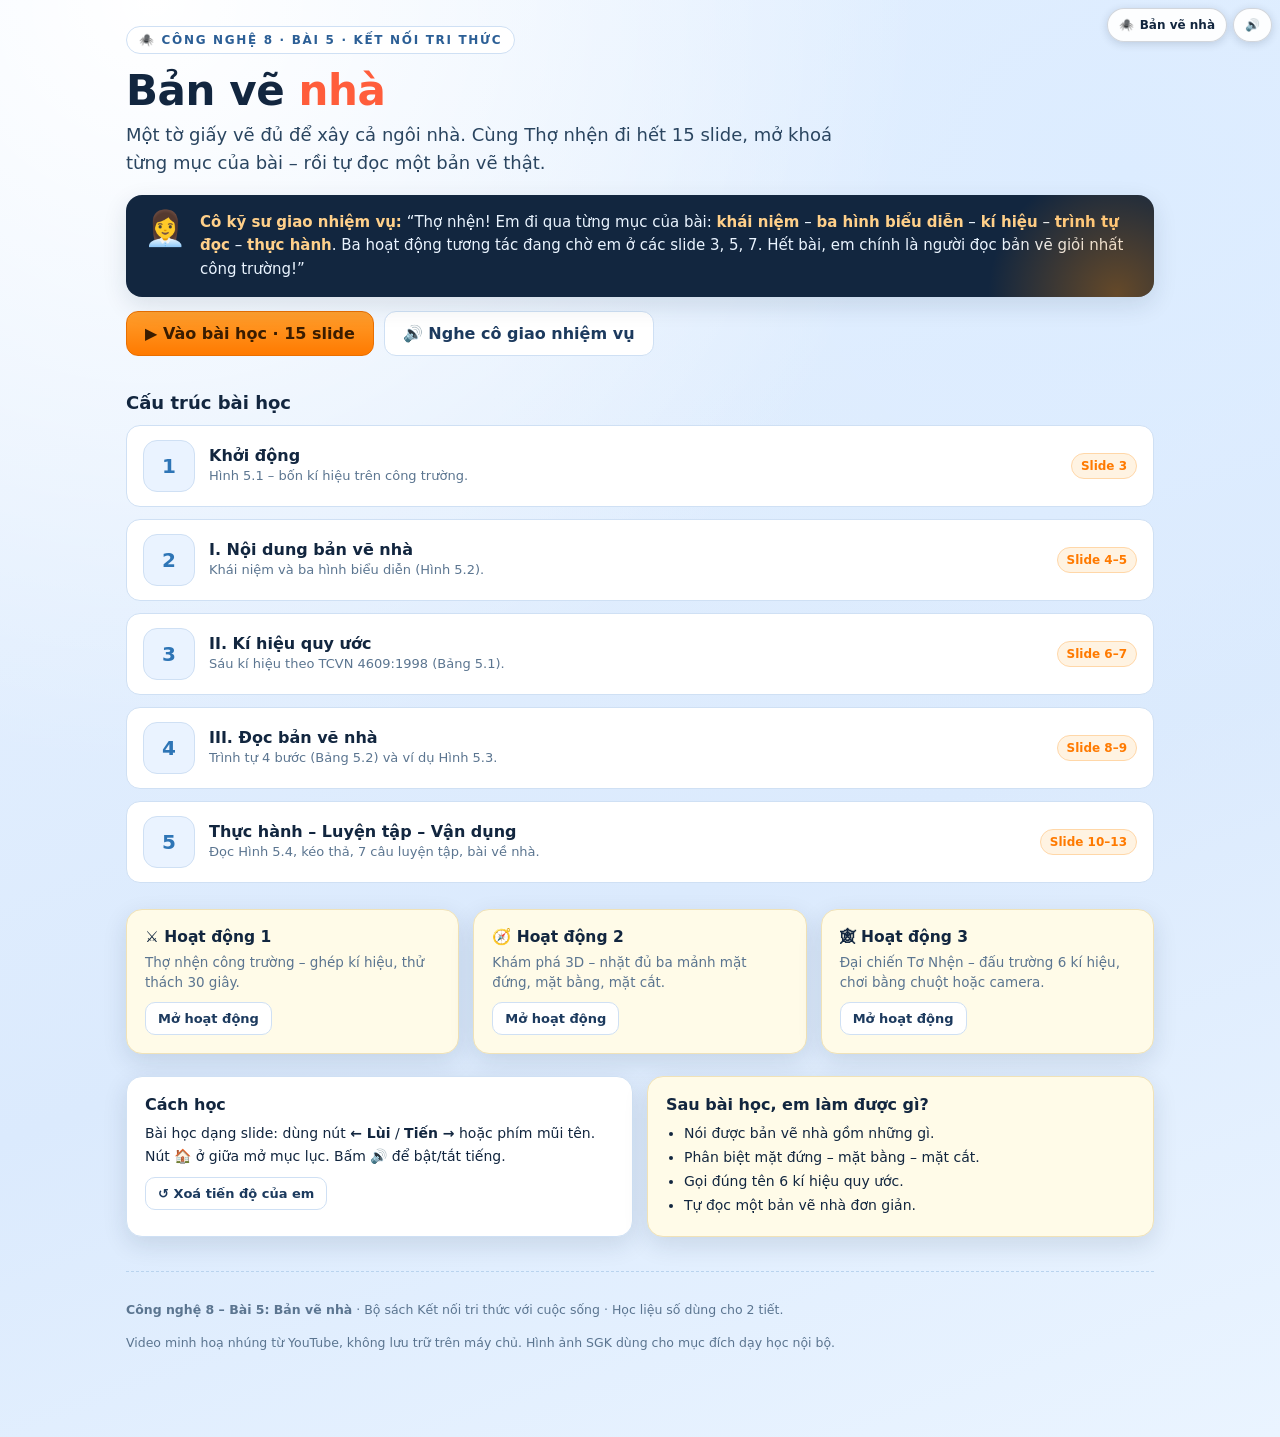
<file: index.html>
<!doctype html>
<html lang="vi">
<head>
<meta charset="utf-8">
<meta name="viewport" content="width=device-width,initial-scale=1">
<title>Bản vẽ nhà · Công nghệ 8 – Bài 5 | Nhiệm vụ Thợ nhện</title>
<link rel="icon" href="data:image/svg+xml,%3Csvg xmlns=%27http://www.w3.org/2000/svg%27 viewBox=%270 0 24 24%27 fill=%27none%27 stroke=%27%2312263f%27 stroke-width=%272%27 stroke-linecap=%27round%27 stroke-linejoin=%27round%27%3E%3Cpath d=%27M3 10a2 2 0 0 1 .709-1.528l7-5.999a2 2 0 0 1 2.582 0l7 5.999A2 2 0 0 1 21 10v9a2 2 0 0 1-2 2H5a2 2 0 0 1-2-2z%27/%3E%3Cpath d=%27M15 21v-8a1 1 0 0 0-1-1h-4a1 1 0 0 0-1 1v8%27/%3E%3C/svg%3E">
<meta name="description" content="Bài giảng e-learning Công nghệ 8 – Bài 5: Bản vẽ nhà (Kết nối tri thức). 15 slide, 3 hoạt động tương tác, có tiếng nói.">
<link rel="stylesheet" href="assets/css/lesson.css">
</head>
<body class="ln-page">
<main class="ln-wrap">

  <header class="ln-top">
    <span class="ln-kicker">🕷️ Công nghệ 8 · Bài 5 · Kết nối tri thức</span>
    <h1 class="ln-h1">Bản vẽ <em>nhà</em></h1>
    <p class="ln-lead">Một tờ giấy vẽ đủ để xây cả ngôi nhà. Cùng Thợ nhện đi hết 15 slide, mở khoá từng mục của bài – rồi tự đọc một bản vẽ thật.</p>

    <div class="ln-mission">
      <div class="who">👩‍💼</div>
      <p><b>Cô kỹ sư giao nhiệm vụ:</b> “Thợ nhện! Em đi qua từng mục của bài: <b>khái niệm</b> – <b>ba hình biểu diễn</b> – <b>kí hiệu</b> – <b>trình tự đọc</b> – <b>thực hành</b>. Ba hoạt động tương tác đang chờ em ở các slide 3, 5, 7. Hết bài, em chính là người đọc bản vẽ giỏi nhất công trường!”</p>
    </div>

    <div class="ln-check" style="margin-top:14px">
      <a class="ln-btn primary" href="bai-hoc.html">▶ Vào bài học · 15 slide</a>
      <button class="ln-btn" id="btn-say" type="button">🔊 Nghe cô giao nhiệm vụ</button>
    </div>
  </header>

  <section style="margin-top:26px">
    <h2 style="font-size:18px;margin:6px 0 12px">Cấu trúc bài học</h2>
    <div class="ln-chang">
      <a href="bai-hoc.html#s3"><span class="ln-num">1</span><span><b>Khởi động</b><small>Hình 5.1 – bốn kí hiệu trên công trường.</small></span><span class="ln-time">Slide 3</span></a>
      <a href="bai-hoc.html#s4"><span class="ln-num">2</span><span><b>I. Nội dung bản vẽ nhà</b><small>Khái niệm và ba hình biểu diễn (Hình 5.2).</small></span><span class="ln-time">Slide 4–5</span></a>
      <a href="bai-hoc.html#s6"><span class="ln-num">3</span><span><b>II. Kí hiệu quy ước</b><small>Sáu kí hiệu theo TCVN 4609:1998 (Bảng 5.1).</small></span><span class="ln-time">Slide 6–7</span></a>
      <a href="bai-hoc.html#s8"><span class="ln-num">4</span><span><b>III. Đọc bản vẽ nhà</b><small>Trình tự 4 bước (Bảng 5.2) và ví dụ Hình 5.3.</small></span><span class="ln-time">Slide 8–9</span></a>
      <a href="bai-hoc.html#s10"><span class="ln-num">5</span><span><b>Thực hành – Luyện tập – Vận dụng</b><small>Đọc Hình 5.4, kéo thả, 7 câu luyện tập, bài về nhà.</small></span><span class="ln-time">Slide 10–13</span></a>
    </div>
  </section>

  <section class="ln-grid three" style="margin-top:26px">
    <div class="ln-card">
      <h3 style="margin:0 0 6px;font-size:15.5px">⚔ Hoạt động 1</h3>
      <p style="margin:0 0 10px;font-size:13.5px;color:#5b7590;line-height:1.5">Thợ nhện công trường – ghép kí hiệu, thử thách 30 giây.</p>
      <a class="ln-btn sm" href="chang-1.html">Mở hoạt động</a>
    </div>
    <div class="ln-card">
      <h3 style="margin:0 0 6px;font-size:15.5px">🧭 Hoạt động 2</h3>
      <p style="margin:0 0 10px;font-size:13.5px;color:#5b7590;line-height:1.5">Khám phá 3D – nhặt đủ ba mảnh mặt đứng, mặt bằng, mặt cắt.</p>
      <a class="ln-btn sm" href="chang-2.html">Mở hoạt động</a>
    </div>
    <div class="ln-card">
      <h3 style="margin:0 0 6px;font-size:15.5px">🕸 Hoạt động 3</h3>
      <p style="margin:0 0 10px;font-size:13.5px;color:#5b7590;line-height:1.5">Đại chiến Tơ Nhện – đấu trường 6 kí hiệu, chơi bằng chuột hoặc camera.</p>
      <a class="ln-btn sm" href="chang-3.html">Mở hoạt động</a>
    </div>
  </section>

  <section class="ln-grid two" style="margin-top:22px">
    <div class="ln-card plain">
      <h3 style="margin:0 0 8px;font-size:16px">Cách học</h3>
      <p style="margin:0 0 10px;font-size:14px;line-height:1.6">Bài học dạng slide: dùng nút <b>← Lùi</b> / <b>Tiến →</b> hoặc phím mũi tên. Nút <b>🏠</b> ở giữa mở mục lục. Bấm <b>🔊</b> để bật/tắt tiếng.</p>
      <button class="ln-btn sm" id="btn-reset" type="button">↺ Xoá tiến độ của em</button>
    </div>
    <div class="ln-card">
      <h3 style="margin:0 0 8px;font-size:16px">Sau bài học, em làm được gì?</h3>
      <ul style="margin:0;padding-left:18px;line-height:1.7;font-size:14px">
        <li>Nói được bản vẽ nhà gồm những gì.</li>
        <li>Phân biệt mặt đứng – mặt bằng – mặt cắt.</li>
        <li>Gọi đúng tên 6 kí hiệu quy ước.</li>
        <li>Tự đọc một bản vẽ nhà đơn giản.</li>
      </ul>
    </div>
  </section>

  <footer class="ln-foot">
    <p><b>Công nghệ 8 – Bài 5: Bản vẽ nhà</b> · Bộ sách Kết nối tri thức với cuộc sống · Học liệu số dùng cho 2 tiết.</p>
    <p>Video minh hoạ nhúng từ YouTube, không lưu trữ trên máy chủ. Hình ảnh SGK dùng cho mục đích dạy học nội bộ.</p>
  </footer>
</main>

<script src="assets/js/lesson.js"></script>
<script>
document.addEventListener('DOMContentLoaded', function () {
  LN.sayButton(document.getElementById('btn-say'), 'nhiem-vu');
  document.getElementById('btn-reset').addEventListener('click', function () {
    if (confirm('Xoá tiến độ học trên máy này?')) {
      try { localStorage.removeItem('cn8b5'); localStorage.removeItem('cn8b5_slides'); } catch (e) {}
      location.reload();
    }
  });
});
</script>
</body>
</html>
</file>
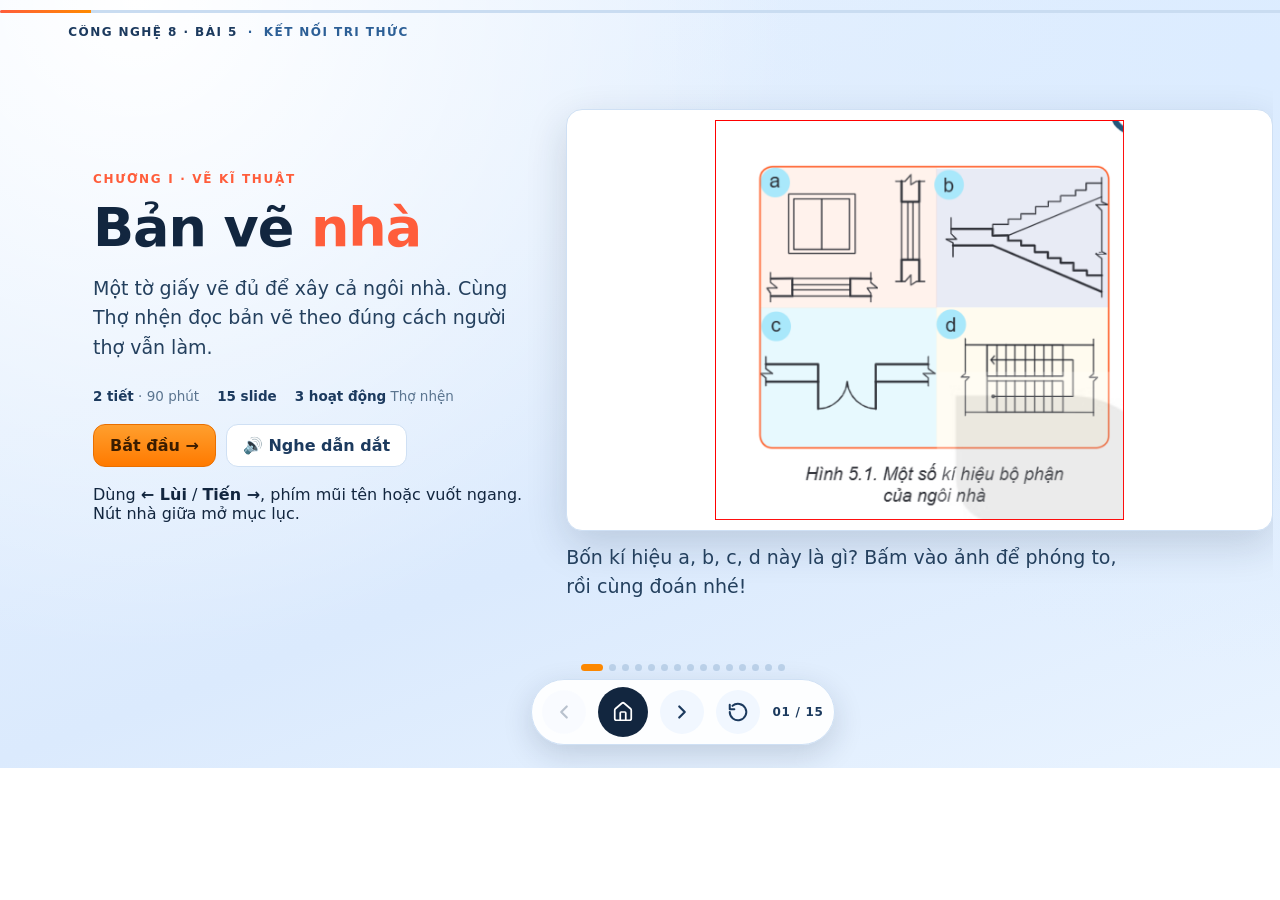
<file: audit.html>
<!doctype html>
<html lang="vi">
<head><meta charset="utf-8"><title>audit</title></head>
<body>
<iframe id="f" src="bai-hoc.html" style="width:1366px;height:768px;border:0;position:fixed;left:0;top:0"></iframe>
<pre id="out">waiting…</pre>
<script>
var f = document.getElementById('f');
f.addEventListener('load', function () {
  var d = f.contentDocument, w = f.contentWindow;
  try {
    var rep = { slides: d.querySelectorAll('.slide').length, menu: d.querySelectorAll('#mlist button').length, nav: !!d.getElementById('nav'), issues: [], images: [], titles: [] };
    d.querySelectorAll('.slide').forEach(function (s, i) {
      var t = s.querySelector('.title');
      if (t) rep.titles.push({ i: i + 1, px: parseFloat(getComputedStyle(t).fontSize), menu: (s.dataset.menu || '').slice(0, 24) });
      // detect overflow inside content columns
      ['.body', '.panel', '.figbox', '.fill', '.cols'].forEach(function (sel) {
        s.querySelectorAll(sel).forEach(function (el) {
          if (el.scrollHeight > el.clientHeight + 4 || el.scrollWidth > el.clientWidth + 4) {
            rep.issues.push({ i: i + 1, sel: sel, h: el.scrollHeight - el.clientHeight, w: el.scrollWidth - el.clientWidth, menu: (s.dataset.menu || '').slice(0, 20) });
          }
        });
      });
    });
    d.querySelectorAll('.slide img').forEach(function (im) {
      rep.images.push({ src: im.getAttribute('src').split('/').pop(), w: im.naturalWidth, h: im.naturalHeight, loaded: im.naturalWidth > 0 });
    });
    // font sizes on active slide 10
    var t10 = d.querySelector('.slide .title');
    rep.activeTitle = t10 ? getComputedStyle(t10).fontSize : null;
    document.getElementById('out').textContent = JSON.stringify(rep, null, 0);
  } catch (e) {
    document.getElementById('out').textContent = 'ERR ' + e.message;
  }
});
</script>
</body>
</html>
</file>
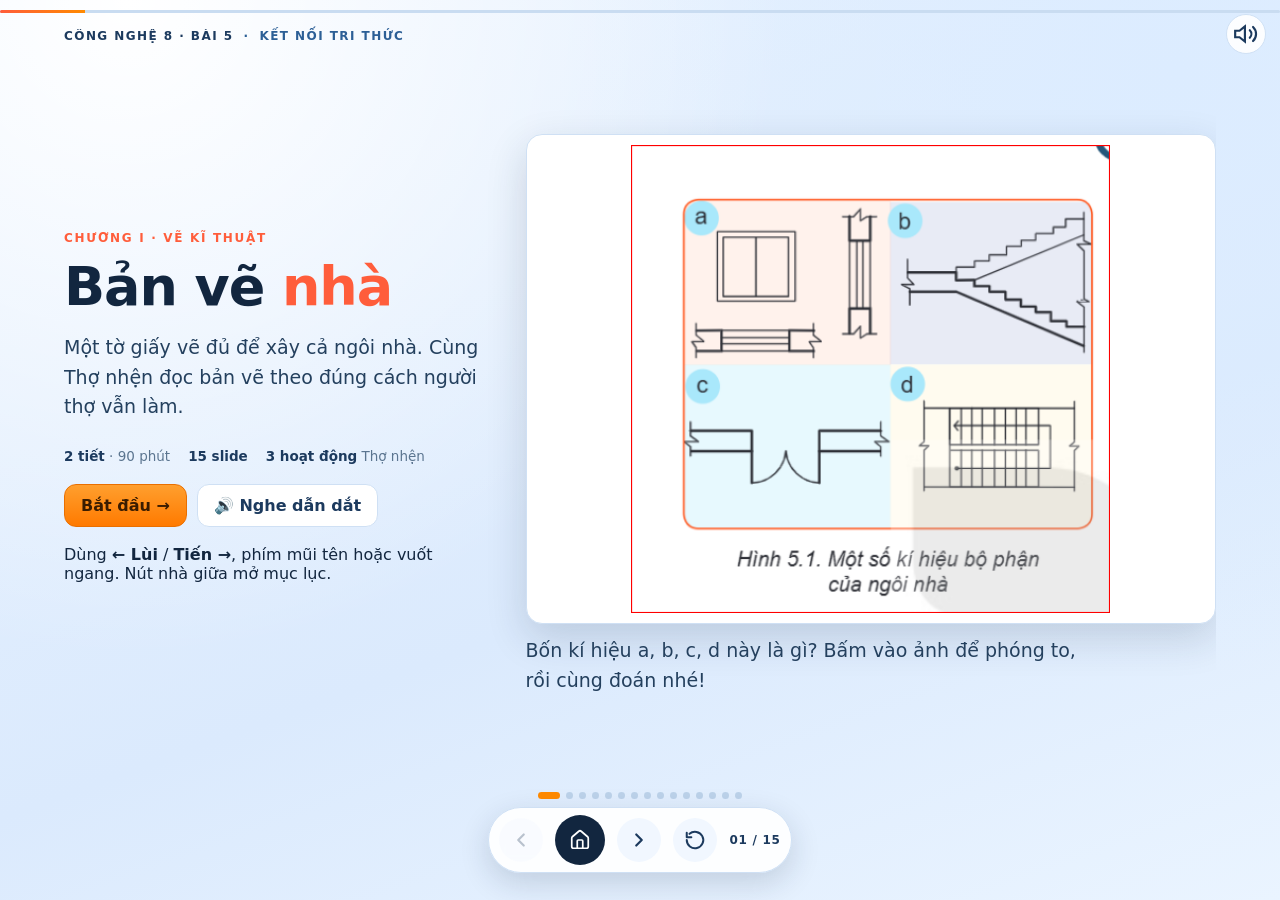
<file: bai-hoc.html>
<!doctype html>
<html lang="vi">
<head>
<meta charset="utf-8">
<meta name="viewport" content="width=device-width,initial-scale=1,viewport-fit=cover">
<title>Bài 5 · Bản vẽ nhà – Bài giảng slide | Công nghệ 8</title>
<meta name="description" content="Bài giảng dạng slide: Công nghệ 8 – Bài 5 Bản vẽ nhà (Kết nối tri thức), 15 slide, tương tác trực quan.">
<link rel="icon" href="data:image/svg+xml,%3Csvg xmlns='http://www.w3.org/2000/svg' viewBox='0 0 24 24' fill='none' stroke='%2312263f' stroke-width='2' stroke-linecap='round' stroke-linejoin='round'%3E%3Cpath d='M3 10a2 2 0 0 1 .709-1.528l7-5.999a2 2 0 0 1 2.582 0l7 5.999A2 2 0 0 1 21 10v9a2 2 0 0 1-2 2H5a2 2 0 0 1-2-2z'/%3E%3Cpath d='M15 21v-8a1 1 0 0 0-1-1h-4a1 1 0 0 0-1 1v8'/%3E%3C/svg%3E">
<link rel="stylesheet" href="assets/css/slides.css">
<link rel="stylesheet" href="assets/css/extra.css">
</head>
<body>
<div class="deck">

  <div class="pbar" style="position:fixed;top:0;left:0;right:0;z-index:70"><i id="pbar"></i></div>

  <!-- 1 -->
  <section class="slide" data-menu="Bìa · Bản vẽ nhà">
    <div class="top"><span class="crumb"><b>CÔNG NGHỆ 8 · BÀI 5</b><span>·</span><span>Kết nối tri thức</span></span></div>
    <div class="body">
      <div class="left cover">
        <div class="label">Chương I · Vẽ kĩ thuật</div>
        <h1 class="title">Bản vẽ <em>nhà</em></h1>
        <p class="lead">Một tờ giấy vẽ đủ để xây cả ngôi nhà. Cùng Thợ nhện đọc bản vẽ theo đúng cách người thợ vẫn làm.</p>
        <div class="meta"><span><b>2 tiết</b> · 90 phút</span><span><b>15 slide</b></span><span><b>3 hoạt động</b> Thợ nhện</span></div>
        <div class="row">
          <button class="btn primary" data-go="2">Bắt đầu →</button>
          <button class="btn" data-say="s1">🔊 Nghe dẫn dắt</button>
        </div>
        <p class="cap" style="margin-top:12px">Dùng <b>← Lùi</b> / <b>Tiến →</b>, phím mũi tên hoặc vuốt ngang. Nút nhà giữa mở mục lục.</p>
      </div>
      <div class="right"><div class="cover-fig"><img src="assets/img/h51.jpg" alt="Hình 5.1 – bốn kí hiệu bộ phận ngôi nhà" data-zoom="assets/img/h51.jpg"></div><p class="lead" style="margin:12px 0 0;font-size:15px">Bốn kí hiệu a, b, c, d này là gì? Bấm vào ảnh để phóng to, rồi cùng đoán nhé!</p></div>
    </div>
  </section>

  <!-- 2 -->
  <section class="slide stack" data-menu="Mục tiêu bài học">
    <div class="top"><span class="crumb"><b>MỤC TIÊU</b><span>·</span><span>Sau bài học</span></span></div>
    <div class="body">
      <div class="left">
        <div class="label">Em sẽ làm được</div>
        <h2 class="title">Bốn điều<br>cần <em>nắm</em></h2>
        <p class="lead">Không học thuộc định nghĩa – học để đọc được một bản vẽ thật.</p>
      </div>
      <div class="right panel cream">
        <ul class="points">
          <li><span class="dot">1</span><span>Nói được <b>bản vẽ nhà</b> là gì và gồm những nội dung nào.</span></li>
          <li><span class="dot">2</span><span>Phân biệt <b>mặt đứng – mặt bằng – mặt cắt</b> và việc dùng mỗi hình.</span></li>
          <li><span class="dot">3</span><span>Gọi đúng tên <b>6 kí hiệu quy ước</b> theo TCVN 4609:1998.</span></li>
          <li><span class="dot">4</span><span>Tự đọc một bản vẽ nhà đơn giản theo <b>trình tự 4 bước</b>.</span></li>
        </ul>
        <p class="cap">Tiêu chí đạt: đúng ≥ 70% bài thực hành và luyện tập.</p>
      </div>
    </div>
  </section>

  <!-- 3 -->
  <section class="slide flip" data-menu="Khởi động · Hình 5.1">
    <div class="top"><span class="crumb"><b>KHỞI ĐỘNG</b><span>·</span><span>Hình 5.1</span></span></div>
    <div class="body">
      <div class="left">
        <div class="label">Trước khi vào bài</div>
        <h2 class="title">Bốn kí hiệu<br>này là <em>gì?</em></h2>
        <p class="lead">Trên bản vẽ nhà, người ta không vẽ chi tiết từng viên gạch – mà vẽ bằng kí hiệu. Em thử đoán xem a, b, c, d là bộ phận nào.</p>
        <div class="row"><a class="btn primary pulse" id="btn-game1" href="chang-1.html">▶ Mở hoạt động: Thợ nhện công trường</a></div><button class="btn sm" data-say="s3">🔊 Nghe hướng dẫn</button>
        <p class="cap">Hai kí hiệu “na ná nhau” là cầu thang – nhưng dùng ở hai hình khác nhau.</p>
      </div>
      <div class="right panel">
        <h3>Hình 5.1 – Bốn kí hiệu trên công trường</h3>
        <div class="syms"><div class="sym"><i>a</i>Hai nét song song, có ô vuông</div><div class="sym"><i>b</i>Đường cắt + bậc thang</div><div class="sym"><i>c</i>Hai cánh mở đối xứng</div><div class="sym"><i>d</i>Bậc thang + mũi tên</div></div>
        <p class="cap">a · b · c · d — đáp án sẽ rõ ngay sau hoạt động.</p>
      </div>
    </div>
  </section>

  <!-- 4 -->
  <section class="slide" data-menu="I. Nội dung bản vẽ nhà">
    <div class="top"><span class="crumb"><b>I. NỘI DUNG BẢN VẼ NHÀ</b><span>·</span><span>Khái niệm</span></span></div>
    <div class="body">
      <div class="left">
        <div class="label">Khái niệm</div>
        <h2 class="title">Bản vẽ nhà<br>là <em>gì?</em></h2>
        <p class="lead">Là bản vẽ kĩ thuật, dùng trong <b>thiết kế</b> và <b>thi công</b> xây dựng ngôi nhà. Nó gồm các hình biểu diễn và các số liệu xác định hình dạng, kích thước, bố cục của ngôi nhà.</p>
      </div>
      <div class="right panel">
        <h3>Ba thành phần – bấm thả tim mỗi thẻ</h3>
<div class="hcards"><button class="hcard" type="button"><b>Khung tên</b><span>Tên ngôi nhà, tỉ lệ bản vẽ, người vẽ – người kiểm tra.</span><span class="heart">❤</span></button><button class="hcard" type="button"><b>Hình biểu diễn</b><span>Mặt đứng, mặt bằng, mặt cắt.</span><span class="heart">❤</span></button><button class="hcard" type="button"><b>Kích thước</b><span>Kích thước chung và từng bộ phận (mm).</span><span class="heart">❤</span></button></div>
<p class="cap saydone" hidden>Đã thả tim đủ 3 thẻ – bấm nút Tiến để sang phần tiếp theo.</p>
<p class="cap">Thiếu khung tên → không biết tỉ lệ; thiếu kích thước → không xây được.</p>
      </div>
    </div>
  </section>

  <!-- 5 -->
  <section class="slide flip" data-menu="I. Ba hình biểu diễn">
    <div class="top"><span class="crumb"><b>I. NỘI DUNG BẢN VẼ NHÀ</b><span>·</span><span>Hình 5.2</span></span></div>
    <div class="body">
      <div class="left">
        <div class="label">Ba hình biểu diễn</div>
        <h2 class="title">Nhìn ngôi nhà<br>theo <em>ba cách</em></h2>
        <p class="lead" style="margin-bottom:6px">Mỗi hình trả lời một câu hỏi khác nhau. Cả ba cùng nhau mới đủ để xây nhà.</p><ul class="legend"><li><span class="k">a</span><span><b>Mặt đứng</b> – hình chiếu mặt ngoài, biểu diễn hình dạng bên ngoài.</span></li><li><span class="k">b</span><span><b>Mặt cắt</b> – hình cắt song song mặt phẳng chiếu đứng/cạnh, biểu diễn bộ phận và chiều cao.</span></li><li><span class="k">c</span><span><b>Mặt bằng</b> – cắt bỏ phần trên bằng mặt phẳng nằm ngang, diễn tả vị trí tường–cửa–đồ đạc.</span></li></ul>
        <div class="row"><a class="btn primary" id="btn-game2" href="chang-2.html">🧭 Mở hoạt động: Khám phá 3D</a></div><button class="btn sm" data-say="s5">🔊 Nghe dẫn dắt</button>
      </div>
      <div class="right panel">
        <div class="figbox hot"><img src="assets/img/h52.jpg" alt="Hình 5.2 – ba hình biểu diễn" data-zoom="assets/img/h52.jpg"><button class="region" style="left:3%;top:5%;width:44%;height:42%" data-q="MẶT ĐỨNG – là hình chiếu vuông góc của mặt ngoài ngôi nhà lên mặt phẳng hình chiếu đứng (hoặc cạnh), dùng để biểu diễn hình dạng bên ngoài của ngôi nhà."><span class="tag">a</span></button><button class="region blue" style="left:52%;top:4%;width:44%;height:44%" data-q="MẶT CẮT – là hình cắt có mặt phẳng cắt song song với mặt phẳng hình chiếu đứng (hoặc cạnh), nhằm biểu diễn các bộ phận và kích thước của ngôi nhà theo chiều cao."><span class="tag">b</span></button><button class="region" style="left:3%;top:48%;width:44%;height:48%" data-q="MẶT BẰNG – là hình chiếu vuông góc phần còn lại của ngôi nhà sau khi tưởng tượng cắt bỏ phần trên bằng mặt phẳng nằm ngang, dùng diễn tả vị trí, kích thước tường, vách, cửa đi, cửa sổ, thiết bị và đồ đạc."><span class="tag">c</span></button></div>
        <div class="steps compact" style="margin-top:10px" data-seq=".step">
          
          
          
        </div>
      </div>
    </div>
  </section>

  <!-- 6 -->
  <section class="slide center" data-menu="II. Kí hiệu quy ước">
    <div class="top"><span class="crumb"><b>II. KÍ HIỆU QUY ƯỚC</b><span>·</span><span>Bảng 5.1</span></span></div>
    <div class="body">
      <div class="left">
        <div class="label">Bảng 5.1 · TCVN 4609:1998</div>
        <h2 class="title">Sáu kí hiệu<br>phải <em>nhớ</em></h2>
        <p class="lead">Trên bản vẽ nhà, người ta dùng kí hiệu quy ước để vẽ các bộ phận.</p>
        <p class="cap" style="font-size:13px;color:#5b7590">Mẹo: cầu thang có hai kí hiệu – một cho mặt cắt, một cho mặt bằng.</p>
      </div>
      <div class="right panel">
        <h3>Bảng 5.1 – Kí hiệu quy ước</h3>
        <div class="figbox"><img src="assets/img/bang51.jpg" alt="Bảng 5.1 SGK"></div>
        <div class="syms" style="margin-top:10px" data-seq=".sym">
          <div class="sym"><i>1</i>Cửa đi đơn một cánh</div>
          <div class="sym"><i>2</i>Cửa đi đơn hai cánh</div>
          <div class="sym"><i>3</i>Cửa sổ đơn</div>
          <div class="sym"><i>4</i>Cửa sổ kép</div>
          <div class="sym"><i>5</i>Cầu thang trên mặt cắt</div>
          <div class="sym"><i>6</i>Cầu thang trên mặt bằng</div>
        </div>
      </div>
    </div>
  </section>

  <!-- 7 -->
  <section class="slide full" data-menu="II. Nhận diện nhanh">
    <div class="top"><span class="crumb"><b>II. KÍ HIỆU QUY ƯỚC</b><span>·</span><span>Đại chiến Tơ Nhện</span></span></div>
    <div class="body">
      <div class="qwrap">
        <div class="qhead"><span>Đại chiến Tơ Nhện</span><span id="qnum7">3 câu hỏi</span></div>
        <div class="qstage" id="qstage7">
          <div class="qgate" id="gate7">
            <p class="qtxt" style="font-size:clamp(18px,2vw,24px)">Trước tiên, hãy chơi trò chơi “Đại chiến Tơ Nhện” để ôn lại các kí hiệu.</p>
            <div class="row">
              <a class="btn primary" href="chang-3.html">⚔ Mở: Đại chiến Tơ Nhện</a>
              <button class="btn" id="done7" type="button">✔ Đã chơi xong</button>
            </div>
          </div>
          <div id="quiz7" hidden>
            <div class="qtxt" id="qtxt7"></div>
            <div class="qopts" id="qopts7"></div>
            <div class="qexp" id="qexp7"></div>
          </div>
        </div>
      </div>
    </div>
  </section>

  <!-- 8 -->
  <section class="slide timeline" data-menu="III. Trình tự đọc bản vẽ">
    <div class="top"><span class="crumb"><b>III. ĐỌC BẢN VẼ NHÀ</b><span>·</span><span>Bảng 5.2</span></span></div>
    <div class="body">
      <div class="left">
        <div class="label">Quy trình</div>
        <h2 class="title">Bốn bước,<br>không <em>bỏ bước</em></h2>
        <p class="lead">Đọc sai thứ tự là dễ hiểu sai nhất – nhất là khi chưa biết tỉ lệ.</p>
        <button class="btn" data-say="s8">🔊 Nghe 4 bước</button>
        <button class="btn primary" id="gopen" type="button">▶ Trò chơi: Xếp đúng 4 bước</button>
      </div>
      <div class="right panel">
        <h3>Bảng 5.2 – Trình tự đọc bản vẽ nhà</h3>
        <div class="figbox tight"><img src="assets/img/b52.jpg" alt="Bảng 5.2 – trình tự đọc bản vẽ nhà" data-zoom="assets/img/b52.jpg"></div>
        <div class="steps" style="margin-top:10px">
          <div class="step"><span class="n">1</span><span><b>Khung tên</b>Tên gọi ngôi nhà · tỉ lệ bản vẽ.</span></div>
          <div class="step"><span class="n">2</span><span><b>Hình biểu diễn</b>Tên gọi các hình.</span></div>
          <div class="step"><span class="n">3</span><span><b>Kích thước</b>Chung trước, rồi từng bộ phận.</span></div>
          <div class="step"><span class="n">4</span><span><b>Các bộ phận</b>Số phòng · cửa · bộ phận khác.</span></div>
        </div>
      </div>
    </div>
  </section>

  <!-- 9 -->
  <section class="slide full" data-menu="III. Ví dụ · Hình 5.3">
    <div class="top"><span class="crumb"><b>III. ĐỌC BẢN VẼ NHÀ</b><span>·</span><span>Hình 5.3</span></span></div>
    <div class="body">
      <div class="head">
        <div class="label">Bấm vào từng vùng để nghe chú thích</div>
        <h2 class="title">Bản vẽ nhà <em>một tầng</em></h2>
      </div>
      <div class="figbox">
        <img src="assets/img/h53.jpg" alt="Hình 5.3 – bản vẽ nhà một tầng" data-zoom="assets/img/h53.jpg">
        <button class="region" style="left:4%;top:2%;width:42%;height:30%" data-q="MẶT ĐỨNG – nhìn từ ngoài: mái cao 2 200, tường cao 3 700, nền cao 450 (mm)."><span class="tag">Mặt đứng</span></button>
        <button class="region blue" style="left:52%;top:2%;width:45%;height:30%" data-q="MẶT CẮT 1-1 – chiều cao: cửa sổ 1 000 × 1 500, cửa đi cao 2 600 (mm)."><span class="tag">Mặt cắt 1-1</span></button>
        <button class="region" style="left:2%;top:33%;width:50%;height:62%" data-q="MẶT BẰNG – dài 15 660; vệ sinh 3 000, hai phòng ngủ 3 400, khách + bếp + ăn 5 000; ngang 4 500 (mm)."><span class="tag">Mặt bằng</span></button>
        <button class="region blue" style="left:50%;top:84%;width:48%;height:14%" data-q="KHUNG TÊN – Nhà một tầng, tỉ lệ 1:100."><span class="tag">Khung tên</span></button>
      </div>
      <div class="qask"><b class="qt">Bấm một vùng kẻ viền để nghe chú thích.</b><div class="opts"></div></div>
    </div>
  </section>

  <!-- 10 -->
  <section class="slide full" data-menu="Thực hành · Hình 5.4">
    <div class="top"><span class="crumb"><b>THỰC HÀNH</b><span>·</span><span>Hình 5.4</span></span></div>
    <div class="body">
      <div class="split">
        <div class="fig65">
          <div class="figbox"><img src="assets/img/fig10.jpg" alt="Hình 5.4 – bản vẽ nhà" data-zoom="assets/img/fig10.jpg"></div>
          <div class="qask"><b class="qt">Quan sát bản vẽ rồi điền 8 ô bên phải theo trình tự Bảng 5.2.</b><div class="opts"></div></div>
        </div>
        <div class="panel form35">
          <h3>Phiếu đọc bản vẽ</h3>
          <div class="fill" id="fill">
            <label>Tỉ lệ <input data-a="1:120" placeholder="1:…"></label>
            <label>Chiều dài (mm) <input data-a="14400" inputmode="numeric" placeholder="mm"></label>
            <label>Chiều rộng (mm) <input data-a="7000" inputmode="numeric" placeholder="mm"></label>
            <label>Chiều cao (mm) <input data-a="4200" inputmode="numeric" placeholder="mm"></label>
            <label>Phòng ngủ 1 – dài <input data-a="4800" inputmode="numeric" placeholder="mm"></label>
            <label>Phòng ngủ 2 – dài <input data-a="7000" inputmode="numeric" placeholder="mm"></label>
            <label>Nhà vệ sinh – rộng <input data-a="2200" inputmode="numeric" placeholder="mm"></label>
            <label>Số phòng ngủ <input data-a="2" inputmode="numeric" placeholder="phòng"></label>
          </div>
          <div class="row" style="margin-top:10px">
            <button class="btn primary" id="check" type="button">✅ Chấm bài</button>
            <a class="btn sm" href="assets/img/fig10.jpg" target="_blank" rel="noopener">🔎 Xem lớn</a>
          </div>
          <p class="cap" id="score" style="font-weight:800;color:#1c3a5e">0/8 ô đúng</p>
        </div>
      </div>
    </div>
  </section>

  <!-- 11 -->
  <section class="slide full" data-menu="Thực hành · Kéo thả phân loại">
    <div class="top"><span class="crumb"><b>THỰC HÀNH</b><span>·</span><span>KÉO THẢ</span></span></div>
    <div class="body">
      <div class="labhead">
        <b>Phân loại thông tin bản vẽ</b>
        <span class="hint">Quan sát Hình 5.4 rồi kéo thẻ vào đúng cột. Bấm vào thẻ đã đặt để lấy lại.</span>
      </div>
      <div class="lab">
        <div class="lab-left">
          <div class="figbox"><img src="assets/img/fig10.jpg" alt="Hình 5.4" data-zoom="assets/img/fig10.jpg"></div>
          <div class="chips" id="chips"></div>
        </div>
        <div class="lab-right">
          <div class="cols" id="cols">
            <div class="col" data-cat="1"><h4>Khung tên</h4></div>
            <div class="col" data-cat="2"><h4>Kích thước</h4></div>
            <div class="col" data-cat="3"><h4>Các bộ phận</h4></div>
          </div>
        </div>
      </div>
      <div class="labctrl">
        <button class="btn primary" id="dndcheck" type="button">✅ Chấm bài</button>
        <button class="btn" id="dndreset" type="button">↺ Làm lại</button>
        <span class="ln-score" id="dndscore" style="font-weight:800;color:#1c3a5e">0/6 đúng</span>
      </div>
    </div>
  </section>

  <!-- 12 -->
  <section class="slide full" data-menu="Luyện tập cuối bài">
    <div class="top"><span class="crumb"><b>LUYỆN TẬP</b><span>·</span><span>7 câu</span></span></div>
    <div class="body">
      <div class="qwrap">
        <div class="qhead"><span>Luyện tập cuối bài</span><span id="qnum">Câu 1/7</span></div>
        <div class="qstage" id="qstage">
          <div class="qtxt" id="qtxt"></div>
          <div class="qopts" id="qopts"></div>
          <div class="qexp" id="qexp"></div>
        </div>
      </div>
    </div>
  </section>

  <!-- 13 -->
  <section class="slide flip" data-menu="Vận dụng">
    <div class="top"><span class="crumb"><b>VẬN DỤNG</b><span>·</span><span>Về nhà</span></span></div>
    <div class="body">
      <div class="left">
        <div class="label">Bài tập về nhà</div>
        <h2 class="title">Bản vẽ<br>trong <em>đời sống</em></h2>
        <p class="lead">Chọn một việc – làm xong chụp ảnh nộp cho thầy/cô.</p>
      </div>
      <div class="right panel cream">
        <div class="steps">
          <div class="step"><span class="n">A</span><span><b>Sưu tầm</b>Một bản vẽ mặt bằng ngôi nhà hoặc căn hộ, đọc theo 4 bước và nêu nhận xét.</span></div>
          <div class="step"><span class="n">B</span><span><b>Tự vẽ</b>Mặt bằng phòng ngủ của em trên giấy kẻ ô, ghi kích thước thật, đánh dấu cửa đi – cửa sổ.</span></div>
        </div>
        <p class="cap">Tiêu chí: đủ 4 bước · kích thước có đơn vị · nêu được ít nhất 2 nhận xét.</p>
      </div>
    </div>
  </section>

  <!-- 14 -->
  <section class="slide" data-menu="Mở rộng · Video">
    <div class="top"><span class="crumb"><b>MỞ RỘNG</b><span>·</span><span>Video ngắn</span></span></div>
    <div class="body">
      <div class="left">
        <div class="label">Tổng 6 phút</div>
        <h2 class="title">Xem thêm<br><em>2 video ngắn</em></h2>
        <p class="lead">Video 1 ôn lại nội dung bài; video 2 mở rộng sang ngôi nhà sàn cổ của người Tày.</p>
        <p class="cap">Video nhúng từ YouTube – cần Internet.</p>
      </div>
      <div class="right">
        <div class="vids">
          <div class="vid">
            <div class="frame"><iframe src="https://www.youtube-nocookie.com/embed/x6AjG3qf7is?rel=0" title="Công nghệ 8 Bài 5: Nội dung của bản vẽ nhà" loading="lazy" allow="accelerometer; encrypted-media; gyroscope; picture-in-picture" allowfullscreen referrerpolicy="strict-origin-when-cross-origin"></iframe></div>
            <div class="cap"><b>Nội dung của bản vẽ nhà</b><span>2:50</span></div>
          </div>
          <div class="vid">
            <div class="frame"><iframe src="https://www.youtube-nocookie.com/embed/DdU0ja5OD08?rel=0" title="Ngôi nhà sàn cổ của người Tày – VTV4" loading="lazy" allow="accelerometer; encrypted-media; gyroscope; picture-in-picture" allowfullscreen referrerpolicy="strict-origin-when-cross-origin"></iframe></div>
            <div class="cap"><b>Ngôi nhà sàn cổ – VTV4</b><span>3:22</span></div>
          </div>
        </div>
      </div>
    </div>
  </section>

  <!-- 15 -->
  <section class="slide full" data-menu="Tổng kết · Tự đánh giá">
    <div class="top"><span class="crumb"><b>TỔNG KẾT</b><span>·</span><span>Tự đánh giá</span></span></div>
    <div class="body">
      <div class="head">
        <div class="label">Năm điều cần nhớ</div>
        <h2 class="title" style="margin-bottom:4px">Tổng kết <em>và tự đánh giá</em></h2>
      </div>
      <ul class="points five">
        <li><span class="dot">1</span><b>Bản vẽ nhà</b> dùng trong thiết kế và thi công.</li>
        <li><span class="dot">2</span>Ba hình: <b>mặt đứng – mặt bằng – mặt cắt</b>.</li>
        <li><span class="dot">3</span><b>Sáu kí hiệu</b> theo TCVN 4609:1998.</li>
        <li><span class="dot">4</span>Bốn bước: khung tên → hình biểu diễn → kích thước → bộ phận.</li>
        <li><span class="dot">5</span>Đọc đúng thứ tự, đúng <b>đơn vị mm</b>.</li>
      </ul>
      <div class="rubric">
        <div class="rb" data-c="1"><span>1. Em nêu được bản vẽ nhà gồm những gì.</span>
          <div class="lvs"><button class="lv" data-v="1">Chưa chắc</button><button class="lv" data-v="2">Cần xem lại</button><button class="lv" data-v="3">Tự tin</button></div></div>
        <div class="rb" data-c="2"><span>2. Em phân biệt mặt đứng – mặt bằng – mặt cắt.</span>
          <div class="lvs"><button class="lv" data-v="1">Chưa chắc</button><button class="lv" data-v="2">Cần xem lại</button><button class="lv" data-v="3">Tự tin</button></div></div>
        <div class="rb" data-c="3"><span>3. Em gọi đúng tên 6 kí hiệu quy ước.</span>
          <div class="lvs"><button class="lv" data-v="1">Chưa chắc</button><button class="lv" data-v="2">Cần xem lại</button><button class="lv" data-v="3">Tự tin</button></div></div>
        <div class="rb" data-c="4"><span>4. Em nhớ trình tự 4 bước đọc bản vẽ.</span>
          <div class="lvs"><button class="lv" data-v="1">Chưa chắc</button><button class="lv" data-v="2">Cần xem lại</button><button class="lv" data-v="3">Tự tin</button></div></div>
        <div class="rb" data-c="5"><span>5. Em tự đọc được một bản vẽ nhà đơn giản.</span>
          <div class="lvs"><button class="lv" data-v="1">Chưa chắc</button><button class="lv" data-v="2">Cần xem lại</button><button class="lv" data-v="3">Tự tin</button></div></div>
        <div class="rbsum" id="rbsum">Chọn mức cho từng tiêu chí – hệ thống gợi ý bước tiếp theo.</div>
      </div>
      <div class="row" style="justify-content:center">
        <a class="btn primary" href="index.html">🏠 Về trang nhiệm vụ</a>
        <button class="btn" data-say="ket-bai">🔊 Nghe kết bài</button>
      </div>
    </div>
  </section>

</div>

<button id="sound" aria-label="Tắt âm thanh"></button>

<div class="nav" id="nav">
  <div class="dots" id="dots"></div>
  <div class="ctrl">
    <button id="prev" aria-label="Lùi"><svg viewBox="0 0 24 24" fill="none" stroke="currentColor" stroke-width="2.4" stroke-linecap="round" stroke-linejoin="round"><path d="m15 18-6-6 6-6"/></svg></button>
    <button class="home" id="home" aria-label="Mục lục bài học"><svg viewBox="0 0 24 24" fill="none" stroke="currentColor" stroke-width="1.9" stroke-linecap="round" stroke-linejoin="round"><path d="M3 10a2 2 0 0 1 .709-1.528l7-5.999a2 2 0 0 1 2.582 0l7 5.999A2 2 0 0 1 21 10v9a2 2 0 0 1-2 2H5a2 2 0 0 1-2-2z"/><path d="M15 21v-8a1 1 0 0 0-1-1h-4a1 1 0 0 0-1 1v8"/></svg></button>
    <button id="next" aria-label="Tiến"><svg viewBox="0 0 24 24" fill="none" stroke="currentColor" stroke-width="2.4" stroke-linecap="round" stroke-linejoin="round"><path d="m9 18 6-6-6-6"/></svg></button>
    <span class="count" id="count">01 / 15</span>
  </div>
</div>

<div class="menu" id="menu">
  <div class="box">
    <div class="mhead"><h3>Mục lục bài học</h3><button class="mclose" id="mclose" type="button" aria-label="Đóng">✕</button></div>
    <ol id="mlist"></ol>
  </div>
</div>

<script src="assets/js/slides.js"></script>
<script>
document.addEventListener('DOMContentLoaded', function () {
  function markDone(){ try { localStorage.setItem('cn8b5', JSON.stringify({visited:{4:1,5:1},done:{4:1,5:1}})); localStorage.setItem('cn8b5_slides', JSON.stringify({max:15,last:15})); } catch(e){} }
  function norm(s) { return (s || '').toLowerCase().replace(/\s+/g, ' ').trim(); }

  // hotspot: bấm chấm trên bản vẽ
  document.querySelectorAll('.figbox').forEach(function (box) {
    var qask = box.parentElement.querySelector('.qask');
    box.querySelectorAll('.mark').forEach(function (mk) {
      mk.addEventListener('click', function () {
        box.querySelectorAll('.mark').forEach(function (x) { x.classList.remove('on'); });
        mk.classList.add('on');
        if (qask) {
          qask.querySelector('.qt').textContent = mk.dataset.q;
          var o = qask.querySelector('.opts'); o.innerHTML = '';
          var ans = +mk.dataset.a;
          mk.dataset.opts.split('|').forEach(function (t, idx) {
            var b = document.createElement('button'); b.className = 'opt'; b.textContent = t;
            b.addEventListener('click', function () {
              o.querySelectorAll('.opt').forEach(function (x) { x.classList.remove('ok', 'bad'); });
              b.classList.add(idx + 1 === ans ? 'ok' : 'bad');
            });
            o.appendChild(b);
          });
        }
      });
    });
  });

  // quiz nhanh (slide 7)
  var Q7 = [
    { q: '1. Mặt bằng là hình chiếu của phần còn lại sau khi…', a: 1, o: ['Cắt bỏ phần mái', 'Cắt đứng qua nhà', 'Nhìn từ mặt trước'], e: 'Cắt bỏ mái rồi nhìn từ trên xuống mới thấy bố cục các phòng.' },
    { q: '2. Hình nào cho biết chiều cao tường, cửa, mái?', a: 2, o: ['Mặt đứng', 'Mặt cắt', 'Mặt bằng'], e: 'Mặt cắt là hình cắt theo chiều đứng, biểu diễn chiều cao.' },
    { q: '3. Cầu thang trên mặt bằng khác mặt cắt ở chỗ…', a: 3, o: ['Có đường cắt', 'Giống hệt nhau', 'Có mũi tên chỉ chiều đi lên'], e: 'Trên mặt bằng, cầu thang có mũi tên chỉ chiều đi lên.' }
  ];
  var s7qnum = document.getElementById('qnum7'), s7qtxt = document.getElementById('qtxt7'),
      s7opts = document.getElementById('qopts7'), s7exp = document.getElementById('qexp7'),
      s7idx = 0, s7score = 0, s7lock = false;
  function showQ7() {
    var it = Q7[s7idx];
    s7qnum.textContent = 'Câu ' + (s7idx + 1) + '/' + Q7.length;
    s7qtxt.textContent = it.q;
    s7exp.textContent = '';
    s7opts.innerHTML = '';
    it.o.forEach(function (t, i) {
      var b = document.createElement('button'); b.type = 'button';
      b.innerHTML = '<i>' + String.fromCharCode(65 + i) + '</i>' + t;
      b.addEventListener('click', function () {
        if (s7lock) return; s7lock = true;
        var ok = i + 1 === it.a;
        var all = s7opts.querySelectorAll('button');
        all.forEach(function (x) { x.classList.remove('ok', 'bad'); });
        b.classList.add(ok ? 'ok' : 'bad');
        if (!ok) all[it.a - 1].classList.add('ok');
        s7exp.textContent = it.e;
        if (window.FX) { if (ok) FX.ok(); else FX.bad(); }
        setTimeout(function () {
          s7lock = false; s7idx++;
          if (s7idx < Q7.length) showQ7(); else finish7();
        }, 1500);
      });
      s7opts.appendChild(b);
    });
  }
  function finish7() {
    s7qnum.textContent = 'Hoàn thành';
    s7qtxt.textContent = ''; s7opts.innerHTML = ''; s7exp.textContent = '';
    var fin = document.createElement('div'); fin.className = 'qfin';
    fin.innerHTML = 'Em trả lời đúng <b style="color:#1f9d55">' + s7score + '/' + Q7.length + '</b> câu' + (s7score === 3 ? ' — Xuất sắc!' : ' — Xem lại các câu chưa chắc nhé.');
    document.getElementById('qstage7').appendChild(fin);
    var nx = document.getElementById('next'); if (nx) nx.classList.add('blink');
  }
  document.getElementById('done7').addEventListener('click', function () {
    document.getElementById('gate7').hidden = true;
    document.getElementById('quiz7').hidden = false;
    showQ7();
  });

  // chấm bài điền (slide 10)
  var ins = [].slice.call(document.querySelectorAll('#fill input'));
  document.getElementById('check').addEventListener('click', function () {
    var ok = 0;
    ins.forEach(function (i) {
      var want = i.dataset.a, got = norm(i.value);
      var right = /^\d+$/.test(want) ? (got.replace(/[^\d]/g, '') === want) : (got.indexOf(want) > -1);
      i.classList.remove('ok', 'bad');
      if (got) i.classList.add(right ? 'ok' : 'bad');
      if (right) ok++;
    });
    var pct = Math.round(ok / ins.length * 100);
    var sc = document.getElementById('score');
    sc.textContent = ok + '/' + ins.length + ' ô đúng · ' + pct + '%' + (pct >= 70 ? '  ✓ Đạt' : '  – cần ≥70%');
    sc.style.color = pct >= 70 ? '#1f9d55' : '#d64545';
    if (pct >= 70) markDone();
  });
  ins.forEach(function (i) { i.addEventListener('keydown', function (e) { if (e.key === 'Enter') document.getElementById('check').click(); }); });

  // kéo thả 3 cột (slide 11)
  var CHIPS = [
    { t: 'Nhà mái bằng', c: 1 }, { t: 'Tỉ lệ 1:120', c: 1 },
    { t: '14 400 × 7 000 × 4 200', c: 2 }, { t: 'Phòng ngủ 1: 4 800 × 3 000', c: 2 },
    { t: '2 phòng ngủ', c: 3 }, { t: '3 cửa đi 1 cánh', c: 3 }
  ];
  var chipsBox = document.getElementById('chips'), sel = null;
  CHIPS.forEach(function (c, idx) {
    var b = document.createElement('button');
    b.className = 'chip'; b.textContent = c.t; b.dataset.cat = c.c; b.dataset.idx = idx;
    b.addEventListener('click', function () {
      chipsBox.querySelectorAll('.chip').forEach(function (x) { x.classList.remove('sel'); });
      if (sel === b) { sel = null; return; }
      sel = b; b.classList.add('sel');
    });
    chipsBox.appendChild(b);
  });
  document.querySelectorAll('#cols .col').forEach(function (col) {
    col.addEventListener('click', function () {
      if (!sel) return;
      var drop = document.createElement('span');
      drop.className = 'drop'; drop.textContent = sel.textContent; drop.dataset.cat = sel.dataset.cat;
      // bỏ chip cũ nếu đã nằm trong cột khác
      var old = document.querySelector('.drop[data-idx="' + sel.dataset.idx + '"]');
      if (old) old.parentNode.removeChild(old);
      drop.dataset.idx = sel.dataset.idx;
      drop.addEventListener('click', function (e) {
        e.stopPropagation();
        var c = chipsBox.querySelector('.chip[data-idx="' + drop.dataset.idx + '"]');
        if (c) c.classList.remove('done');
        drop.remove();
      });
      col.appendChild(drop);
      sel.classList.add('done'); sel.classList.remove('sel'); sel = null;
    });
  });
  document.getElementById('dndcheck').addEventListener('click', function () {
    var ok = 0;
    document.querySelectorAll('#cols .col').forEach(function (col) {
      var want = +col.dataset.cat;
      col.querySelectorAll('.drop').forEach(function (d) { if (+d.dataset.cat === want) ok++; });
    });
    var sc = document.getElementById('dndscore');
    sc.textContent = ok + '/6 đúng' + (ok >= 6 ? '  ✓ Hoàn thành!' : '');
    sc.style.color = ok >= 6 ? '#1f9d55' : '#c55a11';
    if (ok >= 6) markDone();
  });

  // luyện tập cuối bài (slide 12)
  var LT = [
    { q: '1 (Nhận biết) Bản vẽ nhà gồm những nội dung nào?', a: 1, o: ['Khung tên, hình biểu diễn, kích thước', 'Chỉ có hình ảnh ngôi nhà', 'Bảng kê và yêu cầu kĩ thuật'], e: 'Bản vẽ nhà = khung tên + hình biểu diễn + kích thước; không có bảng kê/yêu cầu kĩ thuật như bản vẽ lắp.' },
    { q: '2 (Nhận biết) Trên mặt bằng, cầu thang được vẽ bằng kí hiệu nào?', a: 2, o: ['Cầu thang trên mặt cắt', 'Cầu thang trên mặt bằng', 'Cửa đi hai cánh'], e: 'Cầu thang trên mặt bằng có mũi tên chỉ chiều đi lên; trên mặt cắt mới có đường cắt.' },
    { q: '3 (Nhận biết) Tỉ lệ 1:100 cho biết điều gì?', a: 1, o: ['1 cm trên bản vẽ = 100 cm thực tế', '1 cm trên bản vẽ = 1 cm thực tế', 'Bản vẽ lớn hơn thực tế 100 lần'], e: 'Tỉ lệ 1:100 nghĩa là kích thước thật gấp 100 lần kích thước trên bản vẽ.' },
    { q: '4 (Thông hiểu) Vì sao phải đọc kích thước chung trước kích thước từng bộ phận?', a: 3, o: ['Vì nó ngắn hơn', 'Vì đẹp hơn', 'Để nắm tổng thể, tránh cộng dồn sai'], e: 'Đọc chung trước để hình dung toàn bộ ngôi nhà, rồi mới vào từng phòng – tránh cộng dồn hoặc đọc sót.' },
    { q: '5 (Thông hiểu) Trên Hình 5.3 có mấy cửa đi một cánh?', a: 2, o: ['1', '3', '6'], e: 'Hình 5.3 có 1 cửa đi hai cánh và 3 cửa đi một cánh.' },
    { q: '6 (Vận dụng) Bản vẽ tỉ lệ 1:100, phòng 4 200 × 3 000 mm. Trên bản vẽ vẽ bao nhiêu cm?', a: 3, o: ['42 × 30 cm', '4 200 × 3 000 cm', '4,2 × 3,0 cm'], e: '4 200 mm = 4,2 m; chia cho 100 → 4,2 cm (và 3,0 cm).' },
    { q: '7 (Vận dụng) Từ Hình 5.4, em đếm được mấy phòng ngủ và mấy nhà vệ sinh?', a: 1, o: ['2 phòng ngủ, 1 vệ sinh', '1 phòng ngủ, 2 vệ sinh', '3 phòng ngủ, 0 vệ sinh'], e: 'Hình 5.4 có 2 phòng ngủ, 1 nhà vệ sinh và 1 phòng khách – bếp.' }
  ];
  var qstage = document.getElementById('qstage'), qnum = document.getElementById('qnum'),
    qtxt = document.getElementById('qtxt'), qopts = document.getElementById('qopts'),
    qexp = document.getElementById('qexp'), qidx = 0, qscore = 0, qlock = false;
  function showQ() {
    var it = LT[qidx];
    qnum.textContent = 'Câu ' + (qidx + 1) + '/' + LT.length;
    qtxt.textContent = it.q;
    qexp.textContent = '';
    qopts.innerHTML = '';
    it.o.forEach(function (t, i) {
      var b = document.createElement('button'); b.type = 'button'; b.innerHTML = '<i>' + String.fromCharCode(65 + i) + '</i>' + t;
      b.addEventListener('click', function () {
        if (qlock) return; qlock = true;
        var ok = i + 1 === it.a;
        var all = qopts.querySelectorAll('button');
        all.forEach(function (x) { x.classList.remove('ok', 'bad'); });
        b.classList.add(ok ? 'ok' : 'bad');
        if (!ok) all[it.a - 1].classList.add('ok');
        qexp.textContent = it.e;
        if (window.FX) { if (ok) FX.ok(); else FX.bad(); }
        setTimeout(function () {
          qlock = false; qidx++;
          if (qidx < LT.length) showQ(); else finish();
        }, 1500);
      });
      qopts.appendChild(b);
    });
  }
  function finish() {
    qnum.textContent = 'Hoàn thành';
    qtxt.textContent = ''; qopts.innerHTML = ''; qexp.textContent = '';
    var fin = document.createElement('div'); fin.className = 'qfin';
    fin.innerHTML = 'Em trả lời đúng <b style="color:#1f9d55">' + qscore + '/' + LT.length + '</b> câu' +
      (qscore >= 5 ? ' — Rất tốt!' : ' — Xem lại các câu chưa chắc nhé.');
    qstage.appendChild(fin);
    if (qscore >= 5) {
      if (window.FX) FX.ok();
      markDone();
      var nx = document.getElementById('next'); if (nx) nx.classList.add('blink');
    }
  }
  showQ();
});
</script>
<script src="assets/js/extra.js"></script>
<script src="assets/js/narration.js"></script>
<script src="assets/js/game-order.js"></script>

<div class="game" id="gameOrder">
  <div class="box">
    <div class="mhead"><h3>Trò chơi: Xếp đúng trình tự đọc bản vẽ</h3><button class="mclose" id="gclose" type="button" aria-label="Đóng">✕</button></div>
    <p class="gcap">Bấm các bước theo đúng thứ tự.</p>
    <div class="gchips" id="gchips"></div>
    <div class="gmsg" id="gmsg"></div>
  </div>
</div>
</body>
</html>
</file>
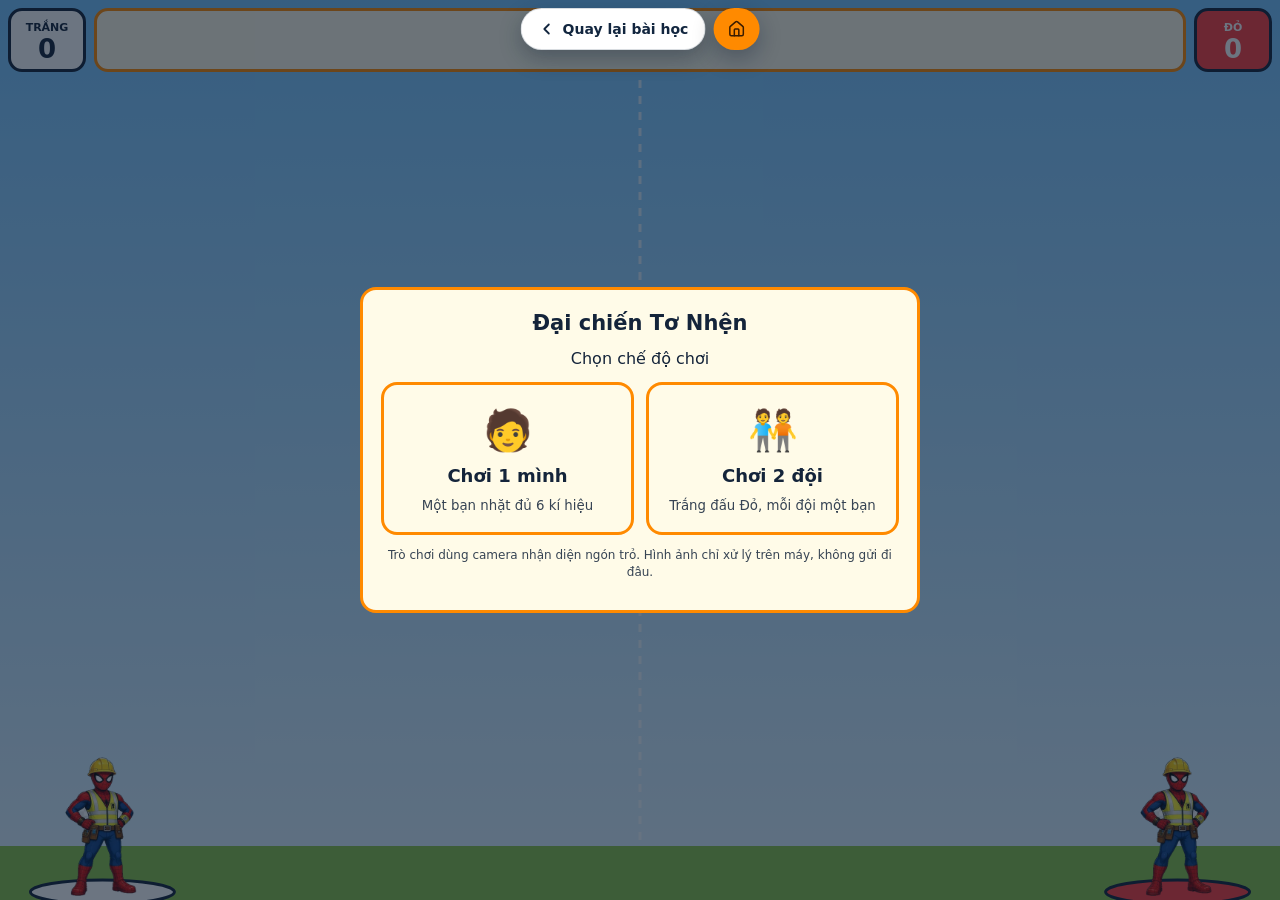
<file: chang-3.html>
<!DOCTYPE html>
<html lang="vi">
<head>
<meta charset="utf-8">
<meta name="viewport" content="width=device-width, initial-scale=1, viewport-fit=cover">
<title>Đại chiến Tơ Nhện: Kí hiệu bản vẽ nhà</title>
<style>
:root{box-sizing:border-box;padding-top:env(safe-area-inset-top,0px);padding-bottom:env(safe-area-inset-bottom,0px);--card:#fffbe8;--ink:#14243a;--acc:#ff8a00}
@media (prefers-color-scheme:dark){:root:not([data-theme="light"]){--card:#1f2a3d;--ink:#eef4ff}}
:root[data-theme="dark"]{--card:#1f2a3d;--ink:#eef4ff}
*,*::before,*::after{box-sizing:inherit}
html,body{height:100%;margin:0;overflow:hidden;background:#78c6ff;font-family:system-ui,"Segoe UI",Roboto,Arial,sans-serif;-webkit-user-select:none;user-select:none}
#cv{position:fixed;inset:0;touch-action:none}
#top{position:fixed;top:env(safe-area-inset-top,0px);left:0;right:0;display:flex;gap:8px;padding:8px;pointer-events:none}
.pill{min-width:78px;border-radius:14px;padding:6px 8px;font-weight:800;text-align:center;border:3px solid #14243a;line-height:1.1}
.pill b{display:block;font-size:26px}.pill span{font-size:11px}
#p0{background:#fff;color:#14243a}#p1{background:#ff3b3b;color:#fff}
#qb{flex:1;background:var(--card);color:var(--ink);border:3px solid var(--acc);border-radius:14px;padding:6px 10px;font-weight:700;font-size:clamp(13px,3.4vw,18px);line-height:1.25}
#qb small{display:block;color:var(--acc);font-size:11px;font-weight:800}
#fl{position:fixed;left:0;right:0;top:34%;text-align:center;font:900 clamp(32px,8vw,64px) system-ui;color:#fff;text-shadow:0 3px 0 #14243a,0 0 12px #000a;opacity:0;pointer-events:none}
#fl.on{animation:fl .9s ease-out}
@keyframes fl{0%{opacity:1;transform:scale(.6)}30%{transform:scale(1.15)}100%{opacity:0;transform:translateY(-40px)}}
.ov{position:fixed;inset:0;display:flex;align-items:center;justify-content:center;background:rgba(10,25,45,.6);padding:16px;z-index:9}
.hide{display:none}
.box{background:var(--card);color:var(--ink);border:3px solid var(--acc);border-radius:16px;padding:18px;max-width:400px;text-align:center;line-height:1.45}
.box h1{font-size:21px;margin:0 0 8px}.box p{margin:0 0 10px}
.box img{width:130px;height:117px;background:#fff;border-radius:12px;border:3px solid #14243a;padding:6px}
.btn{background:var(--acc);color:#1b1200;border:0;border-radius:999px;padding:10px 22px;font:700 16px system-ui;cursor:pointer}
label{display:block;margin:8px 0 12px;font-size:14px}
.wide{max-width:560px;width:100%}.cards{display:flex;gap:12px;flex-wrap:wrap;justify-content:center;margin:12px 0}
.card{flex:1 1 190px;border:3px solid var(--acc);background:var(--card);color:var(--ink);border-radius:16px;padding:16px;cursor:pointer;font:inherit}.card:hover{background:var(--acc);color:#1b1200}
.ic{font-size:40px;display:block}.card b{display:block;font-size:18px;margin:4px 0}.card small{opacity:.85}
.ck{list-style:none;margin:8px 0;padding:0;text-align:left}.ck li{padding:3px 0;font-size:14px}.ck b{display:inline-block;width:28px}.ck span{opacity:.85}
#pvc{width:100%;max-width:320px;border-radius:12px;border:3px solid #14243a;background:#111}
.btn:disabled{opacity:.45;cursor:not-allowed}.btn2{background:var(--card);color:var(--ink);border:2px solid var(--acc)}
.tip{font-size:12px;opacity:.85}select{font:inherit;padding:4px 8px;border-radius:8px;margin-top:6px;max-width:100%}.row{display:flex;gap:8px;justify-content:center;flex-wrap:wrap;margin-top:8px}
#hint{position:fixed;left:50%;bottom:64px;transform:translateX(-50%);background:#ff8a00;color:#1b1200;font-weight:800;border-radius:999px;padding:8px 18px;z-index:8;animation:bl 1s infinite}
@keyframes bl{50%{opacity:.55}}
#chip{position:fixed;left:50%;bottom:8px;transform:translateX(-50%);background:#14243acc;color:#fff;font:600 12px system-ui;border-radius:999px;padding:4px 12px;z-index:7}
</style>
<link rel="stylesheet" href="assets/css/lesson.css">
<script src="assets/js/lesson.js" defer></script>
</head>
<body>
<canvas id="cv"></canvas>
<div id="top"><div class="pill" id="p0"><span>TRẮNG</span><b id="s0">0</b></div><div id="qb"><small id="rd"></small><span id="q"></span></div><div class="pill" id="p1"><span>ĐỎ</span><b id="s1">0</b></div></div>
<div id="fl"></div>
<div class="ov" id="st"><div class="box wide"><h1>Đại chiến Tơ Nhện</h1><p>Chọn chế độ chơi</p><div class="cards"><button class="card" id="m1"><span class="ic">🧑</span><b>Chơi 1 mình</b><small>Một bạn nhặt đủ 6 kí hiệu</small></button><button class="card" id="m2"><span class="ic">🧑‍🤝‍🧑</span><b>Chơi 2 đội</b><small>Trắng đấu Đỏ, mỗi đội một bạn</small></button></div><p class="tip">Trò chơi dùng camera nhận diện ngón trỏ. Hình ảnh chỉ xử lý trên máy, không gửi đi đâu.</p></div></div>
<div class="ov hide" id="su"><div class="box wide"><h1 id="sut"></h1><canvas id="pvc" width="320" height="240"></canvas><br><select id="cams" style="display:none"></select>
<ul class="ck"><li id="cm-cam"><b>⏳</b>Camera <span>chưa bật</span></li><li id="cm-mod"><b>⏳</b>Mô hình nhận diện <span>chưa tải</span></li><li id="cm-h0"><b>⏳</b>Ngón trỏ đội Trắng <span>giơ lên để thử</span></li><li id="cm-h1"><b>⏳</b>Ngón trỏ đội Đỏ <span>giơ lên để thử</span></li></ul>
<p class="tip">Đứng cách camera 1,5 đến 2 m, đủ sáng, không ngược sáng. Giơ ngón trỏ lên. Hai đội đứng hai bên, đội Trắng bên trái, đội Đỏ bên phải.</p>
<label id="btl" style="display:none"><input type="checkbox" id="bt" checked> Máy chơi đội Đỏ (để thử bằng chuột)</label>
<div class="row"><button class="btn" id="cbtn">Bật camera</button><button class="btn btn2" id="mbtn">Chơi bằng chuột</button><button class="btn" id="sbtn" disabled>Bắt đầu</button></div></div></div>
<video id="vid" playsinline muted style="position:fixed;left:-9999px;top:0;width:320px;height:240px"></video><div id="hint" class="hide"></div><div id="chip" class="hide"></div>
<div class="ov hide" id="cd"></div>
<script>
const $=s=>document.querySelector(s),cv=$('#cv'),c=cv.getContext('2d');
const svg=d=>'data:image/svg+xml;utf8,'+encodeURIComponent('<svg xmlns="http://www.w3.org/2000/svg" viewBox="0 0 100 90" fill="none" stroke="#14243a" stroke-width="2.6" stroke-linecap="round" stroke-linejoin="round">'+d+'</svg>');
const SY=[
{n:'Cửa đi đơn một cánh',q:'Tìm kí hiệu cửa đi chỉ có MỘT cánh.',i:'Có một cánh cửa, vẽ bằng một cung tròn.',d:'<path d="M6 36H38M6 44H38M62 36H94M62 44H94M38 44V76Q62 76 62 44"/>'},
{n:'Cửa đi đơn hai cánh',q:'Tìm kí hiệu cửa đi có HAI cánh.',i:'Hai cánh cửa mở ra, vẽ bằng hai cung tròn.',d:'<path d="M4 36H30M4 44H30M70 36H96M70 44H96M30 44V72Q50 72 50 44M70 44V72Q50 72 50 44"/>'},
{n:'Cầu thang trên mặt bằng',q:'Nhìn từ trên xuống, kí hiệu nào là CẦU THANG TRÊN MẶT BẰNG?',i:'Các vạch song song là bậc thang, mũi tên chỉ hướng đi lên.',d:'<rect x="14" y="8" width="72" height="72"/><path d="M14 22H86M14 36H86M14 50H86M14 64H86M50 74V14M42 22L50 14L58 22"/>'},
{n:'Cầu thang trên mặt cắt',q:'Nhìn nghiêng theo mặt cắt, kí hiệu nào là CẦU THANG TRÊN MẶT CẮT?',i:'Các bậc nối tiếp nhau như đường răng cưa đi lên.',d:'<path d="M6 66H22V54H36V42H50V30H64V18H80M22 66L80 22"/>'},
{n:'Cửa sổ đơn',q:'Tìm kí hiệu CỬA SỔ ĐƠN (một lớp cánh).',i:'Cửa sổ đơn chỉ có một lớp cánh.',d:'<rect x="30" y="8" width="48" height="42"/><rect x="35" y="13" width="38" height="32"/><path d="M54 13V45"/><rect x="10" y="6" width="9" height="56"/><path d="M14 6V62"/><rect x="26" y="62" width="56" height="14"/><path d="M26 69H82"/>'},
{n:'Cửa sổ kép',q:'Tìm kí hiệu CỬA SỔ KÉP (hai lớp cánh).',i:'Cửa sổ kép có hai lớp cánh.',d:'<rect x="12" y="8" width="48" height="42"/><rect x="17" y="13" width="38" height="32"/><path d="M36 13V45"/><rect x="72" y="6" width="9" height="56"/><path d="M75 6V62M78 6V62"/><rect x="8" y="62" width="58" height="14"/><path d="M8 66H66M8 72H66"/>'}];
const IM=SY.map(s=>{const i=new Image();i.src=svg(s.d);return i}),HI=new Image();HI.src="[data-uri]";
const AR=1.241,HF=.403,TL=2,DW=.05;
let W,H,DPR;function rs(){DPR=Math.min(devicePixelRatio||1,2);W=innerWidth;H=innerHeight;cv.width=W*DPR;cv.height=H*DPR;cv.style.width=W+'px';cv.style.height=H+'px';c.setTransform(DPR,0,0,DPR,0,0)}addEventListener('resize',rs);rs();
let ac;const beep=(f,d,ty='sine',g=.07)=>{try{ac=ac||new(window.AudioContext||window.webkitAudioContext)();const o=ac.createOscillator(),v=ac.createGain();o.type=ty;o.frequency.value=f;v.gain.value=g;o.connect(v);v.connect(ac.destination);o.start();o.stop(ac.currentTime+d)}catch(e){}};
const T=[{n:'TRẮNG',col:'#ffffff',ax:.08},{n:'ĐỎ',col:'#ff3b3b',ax:.92}];
let round=0,items=[],t0=0,state='menu',bot=true,B={},stopT=0;
const sh=a=>a.map(v=>[Math.random(),v]).sort((x,y)=>x[0]-y[0]).map(v=>v[1]);
T.forEach(p=>Object.assign(p,{x:-99,y:-99,sc:0,tm:0,got:0,lock:0,cur:null,dw:0}));
function startRound(r){round=r;state='play';t0=performance.now();B={wait:1.5+Math.random()*2.5,decoy:Math.random()<.35,did:0,bt:0};
T.forEach(p=>{p.got=0;p.lock=0;p.cur=null;p.dw=0});if(bot){T[1].x=W*.8;T[1].y=H*.75}
const k=r,oth=sh([0,1,2,3,4,5].filter(i=>i!==k)),flip=Math.random()<.5,list=mode===1?[{s:k,ok:1,h:0}]:[{s:k,ok:1,h:0},{s:k,ok:1,h:1}];
oth.forEach((s,i)=>list.push({s,ok:0,h:(i<2?0:1)^(flip?1:0)}));
const sz=Math.max(76,Math.min(112,Math.min(W*.16,H*.19)));
items=sh(list).map((o,i)=>{const x=(o.h?.56+Math.random()*.34:.1+Math.random()*.34)*W;return{...o,x,px:x,sz,y:H+sz,ya:(.3+Math.random()*.3)*H,vy:0,delay:i*.28+Math.random()*.3,ang:(Math.random()-.5)*.5,spin:(Math.random()-.5)*.6,ph:Math.random()*6,shake:0,pull:null,pt:0,gone:0,on:0}});
$('#q').textContent=SY[k].q;$('#rd').textContent='PHIÊN '+(r+1)+'/6'}
function flash(t,col){const f=$('#fl');f.textContent=t;f.style.color=col;f.classList.remove('on');void f.offsetWidth;f.classList.add('on')}
function hit(p,o){if(o.ok){if(p.got)return;p.got=1;p.sc++;p.tm+=(performance.now()-t0)/1000;o.pull={tx:W*p.ax,ty:H*.82};o.pt=0;p.cur=null;beep(660,.1);setTimeout(()=>beep(880,.15),90);flash('+1 '+p.n,p.col);$('#s'+T.indexOf(p)).textContent=p.sc}
else{o.shake=.4;p.lock=TL;p.cur=null;beep(200,.25,'sawtooth',.05)}}
function upd(dt){const el=(performance.now()-t0)/1000;
items.forEach(o=>{if(o.gone)return;
if(o.pull){o.pt+=dt/.4;o.x+=(o.pull.tx-o.x)*Math.min(1,dt*8);o.y+=(o.pull.ty-o.y)*Math.min(1,dt*8);o.px=o.x;o.sz*=1-dt*2;if(o.pt>=1)o.gone=1;return}
if(!o.on){if(el<o.delay)return;o.on=1;o.vy=-Math.sqrt(2*H*1.15*(o.y-o.ya))}
if(o.vy<0)o.vy+=H*1.15*dt;else o.vy=Math.min(o.vy+H*.15*dt,H*.13);
o.y+=o.vy*dt;o.ang+=o.spin*dt;o.shake=Math.max(0,o.shake-dt);o.px=o.x+Math.sin(el*1.3+o.ph)*14;
if(o.vy>0&&o.y>H+o.sz)o.gone=1});
T.forEach(p=>{if(p.lock>0){p.lock-=dt;p.dw=0;p.cur=null;return}
const o=items.find(o=>!o.gone&&!o.pull&&o.on&&Math.hypot(o.px-p.x,o.y-p.y)<o.sz*.6);
if(o&&o===p.cur)p.dw+=dt;else{p.cur=o||null;p.dw=0}
if(o&&p.dw>=DW){p.dw=0;hit(p,o)}});
if(T.slice(0,mode).every(p=>p.got)&&!B.bt)B.bt=performance.now();
if(!items.some(o=>!o.gone)||(B.bt&&performance.now()-B.bt>1200))endRound()}
function botMove(dt){const p=T[1];if(!bot)return;if(p.lock>0){B.did=1;return}const el=(performance.now()-t0)/1000;let g;
if(el<B.wait)g=[W*.78+Math.sin(el*2)*30,H*.72];
else{const ok=items.find(o=>o.ok&&!o.gone&&!o.pull&&o.on&&o.px>W/2)||items.find(o=>o.ok&&!o.gone&&!o.pull&&o.on),de=B.decoy&&!B.did&&!p.got?items.find(o=>!o.ok&&!o.gone&&o.on&&o.px>W/2):null,o=p.got?null:(de||ok);g=o?[o.px,o.y]:[W*.8,H*.7]}
const d=Math.hypot(g[0]-p.x,g[1]-p.y),v=Math.min(d,W*.3*dt);if(d>1){p.x+=(g[0]-p.x)/d*v;p.y+=(g[1]-p.y)/d*v}}
function endRound(){state='card';const k=round,e=$('#cd');
e.innerHTML=`<div class="box"><img src="${svg(SY[k].d)}" alt=""><h1>${SY[k].n}</h1><p>${SY[k].i}</p><p><b>${mode===1?(T[0].got?'Đúng +1':'Chưa nhặt được'):`Trắng ${T[0].got?'+1':'0'} &nbsp;·&nbsp; Đỏ ${T[1].got?'+1':'0'}`}</b></p><p class="tip">${k<5?'Phiên tiếp':'Kết quả'} sau <b id="cnn">3</b> giây</p><button class="btn btn2" id="nx">Bỏ qua ▶</button></div>`;e.classList.remove('hide');
let n=3;const go=()=>{clearInterval(iv);e.classList.add('hide');k<5?startRound(k+1):final()},iv=setInterval(()=>{n--;if(n<=0)go();else $('#cnn').textContent=n},1000);$('#nx').onclick=go}
function final(){state='end';if(mode===1){if(parent!==window)parent.postMessage({type:'b5-game-score',game:'war',earned:T[0].sc,max:6},location.origin);const a=T[0],e=$('#cd'),m=a.sc===6?'Xuất sắc!':a.sc>=4?'Tốt lắm!':'Cố gắng thêm nhé!';e.innerHTML=`<div class="box"><h1>${m}</h1><p>Bạn nhặt đúng <b>${a.sc}/6</b> kí hiệu, tổng thời gian ${a.tm.toFixed(1)} giây.</p><button class="btn" onclick="location.reload()">Chơi lại</button></div>`;e.classList.remove('hide');beep(523,.12);setTimeout(()=>beep(784,.3),120);return}const a=T[0],b=T[1],w=a.sc!==b.sc?(a.sc>b.sc?a:b):(a.tm<b.tm?a:b),e=$('#cd');
e.innerHTML=`<div class="box"><h1>Đội ${w.n} thắng!</h1><p>Trắng ${a.sc} – ${b.sc} Đỏ${a.sc===b.sc?'<br>Hòa điểm, đội nhặt nhanh hơn thắng.':''}</p><p>Các em đã nhận diện đủ 6 kí hiệu của bản vẽ nhà.</p><button class="btn" onclick="location.reload()">Chơi lại</button></div>`;e.classList.remove('hide');beep(523,.12);setTimeout(()=>beep(784,.3),120)}
const rr=(x,y,w,h,r)=>{c.beginPath();c.moveTo(x+r,y);c.arcTo(x+w,y,x+w,y+h,r);c.arcTo(x+w,y+h,x,y+h,r);c.arcTo(x,y+h,x,y,r);c.arcTo(x,y,x+w,y,r);c.closePath()};
function draw(){const g=c.createLinearGradient(0,0,0,H);g.addColorStop(0,'#78c6ff');g.addColorStop(1,'#e4f5ff');c.fillStyle=g;c.fillRect(0,0,W,H);const vd=$('#vid');if(src==='cam'&&vd.readyState>=2){c.save();c.globalAlpha=.3;c.translate(W,0);c.scale(-1,1);c.drawImage(vd,0,0,W,H);c.restore()}
if(mode===2){c.strokeStyle='#ffffffaa';c.lineWidth=3;c.setLineDash([8,8]);c.beginPath();c.moveTo(W/2,80);c.lineTo(W/2,H);c.stroke();c.setLineDash([])}
c.fillStyle='#8bc34a';c.fillRect(0,H*.94,W,H*.06);
items.forEach(o=>{if(o.gone||!o.on)return;c.save();c.translate(o.px+(o.shake?Math.sin(o.shake*60)*6:0),o.y);c.rotate(o.ang);const s=o.sz;
c.fillStyle='#fff';c.strokeStyle='#14243a';c.lineWidth=3;rr(-s/2,-s/2,s,s,14);c.fill();c.stroke();
if(IM[o.s].complete)c.drawImage(IM[o.s],-s/2+7,-s/2+7,s-14,(s-14)*.9);
T.forEach(p=>{if(p.cur===o&&p.dw>0){c.strokeStyle=p.col==='#ffffff'?'#14243a':p.col;c.lineWidth=5;c.beginPath();c.arc(0,0,s*.62,-1.57,-1.57+6.28*Math.min(1,p.dw/DW));c.stroke()}});c.restore()});
const hw=Math.min(120,Math.max(78,W*.14)),hh=hw*AR;
T.slice(0,mode).forEach(p=>{const bx=W*p.ax;c.fillStyle=p.col;c.strokeStyle='#14243a';c.lineWidth=3;c.beginPath();c.ellipse(bx,H-8,hw*.6,12,0,0,7);c.fill();c.stroke();if(HI.complete)c.drawImage(HI,bx-HF*hw,H-hh-4,hw,hh)});
T.slice(0,mode).forEach((p,i)=>{if(p.x<-50)return;const ax=W*p.ax+(i?-1:1)*hw*.3,ay=H-hh*.55,lk=p.lock>0;
c.lineCap='round';c.strokeStyle='#14243acc';c.lineWidth=7;c.beginPath();c.moveTo(ax,ay);c.quadraticCurveTo((ax+p.x)/2,(ay+p.y)/2+30,p.x,p.y);c.stroke();
c.strokeStyle=lk?'#9aa5b1':p.col;c.lineWidth=3.5;c.stroke();
c.fillStyle=lk?'#9aa5b1':p.col;c.strokeStyle='#14243a';c.lineWidth=3;c.beginPath();c.arc(p.x,p.y,13,0,7);c.fill();c.stroke()})}
let lt=performance.now();function loop(n){const dt=Math.min((n-lt)/1000,.05);lt=n;camTick();if(state==='play'){botMove(dt);upd(dt)}draw();requestAnimationFrame(loop)}requestAnimationFrame(loop);
function mv(e){if(state!=='play'||src!=='mouse')return;const p=(bot||mode===1)?T[0]:(e.clientX<W/2?T[0]:T[1]);p.x=e.clientX;p.y=e.clientY}
cv.addEventListener('pointermove',mv);cv.addEventListener('pointerdown',mv);
cv.addEventListener('pointerup',e=>{if(e.pointerType==='touch'){const p=(bot||mode===1)?T[0]:(e.clientX<W/2?T[0]:T[1]);p.x=p.y=-99}});

let mode=2,src='mouse',hl=null,fps=0,fc=0,ft=0,lastT=-1,rdy=0,lastUI=0;const hands=[0,0],lost=[0,0],lastPos=[[.5,.5],[.5,.5]];
class OE{constructor(mc,b){this.mc=mc;this.b=b;this.x=null;this.dx=0;this.t=0}al(c,dt){const r=6.283*c*dt;return r/(r+1)}
f(v,t){if(this.x===null){this.x=v;this.t=t;return v}const dt=Math.max((t-this.t)/1000,.001);this.t=t;const d=(v-this.x)/dt;this.dx+=this.al(1,dt)*(d-this.dx);this.x+=this.al(this.mc+this.b*Math.abs(this.dx),dt)*(v-this.x);return this.x}}
const FL=[[new OE(2.5,18),new OE(2.5,18)],[new OE(2.5,18),new OE(2.5,18)]];
const show=(id,v)=>$(id).classList.toggle('hide',!v);
function setMsg(k,st,m){const li=$('#cm-'+k);li.querySelector('b').textContent={run:'⏳',ok:'✅',err:'⚠️'}[st];li.querySelector('span').textContent=m||''}
async function openCam(id){const vid=$('#vid');setMsg('cam','run','đang mở...');lastT=-1;
if(!navigator.mediaDevices||!window.isSecureContext){setMsg('cam','err','cần mở trang bằng HTTPS');throw 0}
if(vid.srcObject)vid.srcObject.getTracks().forEach(t=>t.stop());
const tries=[id?{deviceId:{exact:id},width:{ideal:640},height:{ideal:480}}:{width:{ideal:640},height:{ideal:480}},id?{deviceId:{exact:id}}:true];let err;
for(const v of tries){try{const st=await navigator.mediaDevices.getUserMedia({video:v,audio:false});vid.srcObject=st;await vid.play();setMsg('cam','ok','đã bật');fillCams(st);return}catch(e){err=e;if(e.name==='NotAllowedError')break}}
const n=err&&err.name;setMsg('cam','err',n==='NotAllowedError'?'trình duyệt đang chặn camera. Bấm biểu tượng ổ khóa cạnh thanh địa chỉ, chọn Camera, Cho phép, rồi bấm Thử lại. Nếu vẫn bị: Cài đặt Windows, Quyền riêng tư, Camera, bật cho trình duyệt':n==='NotFoundError'?'không tìm thấy camera':n==='NotReadableError'?'camera đang được ứng dụng khác dùng (Zoom, Teams...), hãy tắt rồi thử lại':'không mở được ('+(n||'?')+')');throw err}
async function fillCams(st){try{const d=(await navigator.mediaDevices.enumerateDevices()).filter(x=>x.kind==='videoinput'),sel=$('#cams'),cur=st.getVideoTracks()[0].getSettings().deviceId;sel.innerHTML=d.map((x,i)=>`<option value="${x.deviceId}"${x.deviceId===cur?' selected':''}>${x.label||'Camera '+(i+1)}</option>`).join('');sel.style.display=d.length>1?'inline-block':'none'}catch(e){}}
async function loadModel(){if(hl)return;setMsg('mod','run','đang tải, lần đầu hơi lâu...');
try{const V='https://cdn.jsdelivr.net/npm/@mediapipe/tasks-vision@0.10.14',M=await import(V+'/vision_bundle.mjs'),fs=await M.FilesetResolver.forVisionTasks(V+'/wasm');
const mk=d=>M.HandLandmarker.createFromOptions(fs,{baseOptions:{modelAssetPath:'https://storage.googleapis.com/mediapipe-models/hand_landmarker/hand_landmarker/float16/1/hand_landmarker.task',delegate:d},runningMode:'VIDEO',numHands:2,minHandDetectionConfidence:.4,minHandPresenceConfidence:.4,minTrackingConfidence:.4});
try{hl=await mk('GPU')}catch(e){hl=await mk('CPU')}setMsg('mod','ok','sẵn sàng')}
catch(e){setMsg('mod','err','không tải được (cần mạng, hoặc nơi chạy chặn tải)');throw e}}
async function camInit(){await openCam();await loadModel()}
function camStep(){const vid=$('#vid');if(!hl||vid.readyState<2||vid.currentTime===lastT)return;lastT=vid.currentTime;const now=performance.now();
const r=hl.detectForVideo(vid,now);fc++;if(now-ft>1000){fps=fc;fc=0;ft=now}
const g=[null,null];(r.landmarks||[]).forEach(h=>{const t=h[8],nx=1-t.x,tm=mode===1?0:(nx<.5?0:1);if(!g[tm])g[tm]={nx,ny:t.y}});
for(let i=0;i<mode;i++){if(g[i]){hands[i]=1;lost[i]=0;const fx=FL[i][0].f(g[i].nx,now),fy=FL[i][1].f(g[i].ny,now);lastPos[i]=[fx,fy];
T[i].x=Math.min(1,Math.max(0,(fx-.12)/.76))*W;T[i].y=Math.min(1,Math.max(0,(fy-.12)/.76))*H}
else{hands[i]=0;if(++lost[i]>20){T[i].x=T[i].y=-99;FL[i][0].x=null;FL[i][1].x=null}}}}
function camTick(){if(src!=='cam')return;camStep();const now=performance.now();
if(!$('#su').classList.contains('hide')){const vid=$('#vid'),p=$('#pvc').getContext('2d');p.save();p.translate(320,0);p.scale(-1,1);if(vid.readyState>=2)p.drawImage(vid,0,0,320,240);p.restore();
[0,1].forEach(i=>{const li=$('#cm-h'+i);li.querySelector('b').textContent=hands[i]?'✅':'⏳';li.querySelector('span').textContent=hands[i]?'đã thấy':'giơ ngón trỏ lên';
if(hands[i]&&i<mode){p.fillStyle=i?'#ff3b3b':'#fff';p.strokeStyle='#14243a';p.lineWidth=3;p.beginPath();p.arc(lastPos[i][0]*320,lastPos[i][1]*240,10,0,7);p.fill();p.stroke()}});
const need=mode===1?hands[0]:hands[0]&&hands[1];if(need){if(!rdy)rdy=now;if(now-rdy>1200)$('#sbtn').disabled=false}else rdy=0}
const h=$('#hint');if(state==='play'){const m=[0,1].slice(0,mode).filter(i=>lost[i]>45);if(m.length){h.textContent=mode===1?'Giơ ngón trỏ vào khung hình':'Đội '+m.map(i=>T[i].n).join(' và ')+': giơ ngón trỏ vào khung hình';h.classList.remove('hide')}else h.classList.add('hide')}else h.classList.add('hide');
show('#chip',state==='play');if(now-lastUI>800){lastUI=now;$('#chip').textContent='📷 '+fps+' khung/giây · '+hands.slice(0,mode).reduce((a,b)=>a+b,0)+' tay'}}
function chooseMode(m){mode=m;show('#st',0);show('#su',1);$('#sut').textContent=m===1?'Chuẩn bị: chơi 1 mình':'Chuẩn bị: chơi 2 đội';show('#cm-h1',m===2)}
function ready3(cb){const e=$('#fl');let n=3;const t=()=>{e.style.color='#fff';e.classList.remove('on');void e.offsetWidth;if(n>0){e.textContent=n;beep(520,.1);n--;e.classList.add('on');setTimeout(t,1000)}else{e.textContent='BẮT ĐẦU!';e.classList.add('on');beep(880,.2);cb()}};t()}
function startGame(){bot=src==='mouse'&&mode===2&&$('#bt').checked;T[0].ax=mode===1?.5:.08;$('#p1').style.display=mode===1?'none':'';$('#p0 span').textContent=mode===1?'ĐIỂM':'TRẮNG';show('#su',0);beep(440,.05,'sine',.02);ready3(()=>startRound(0))}
$('#m1').onclick=()=>chooseMode(1);$('#m2').onclick=()=>chooseMode(2);
$('#cbtn').onclick=async()=>{const b=$('#cbtn');b.disabled=true;try{await camInit();src='cam';b.textContent='Camera đã bật'}catch(e){b.disabled=false;b.textContent='Thử lại camera'}};
$('#mbtn').onclick=()=>{src='mouse';$('#sbtn').disabled=false;$('#btl').style.display=mode===2?'block':'none'};
$('#sbtn').onclick=startGame;$('#cams').onchange=async e=>{try{await openCam(e.target.value)}catch(x){}};addEventListener('keydown',e=>{if(e.key==='Enter'&&state==='end')location.reload()});
</script>
</body>
</html>
</file>
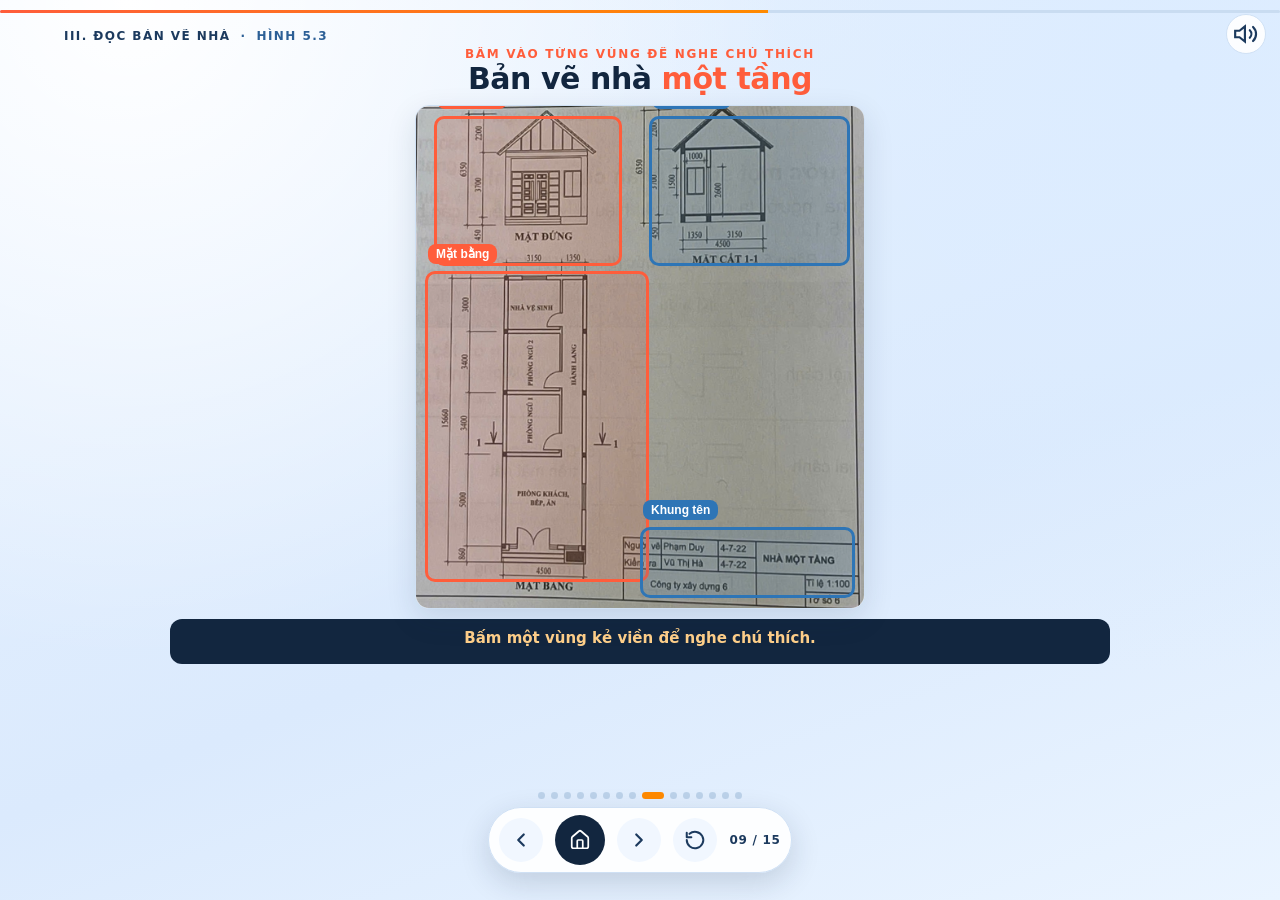
<file: chang-4.html>
<!doctype html><html lang="vi"><head><meta charset="utf-8">
<meta http-equiv="refresh" content="0;url=bai-hoc.html#s9">
<title>Chuyển trang…</title><script>location.replace('bai-hoc.html#s9')</script>
</head><body style="font-family:system-ui;padding:24px"><p>Trang này đã gộp vào bài học dạng slide.
<a href="bai-hoc.html#s9">Chuyển đến slide 9</a>.</p></body></html>
</file>
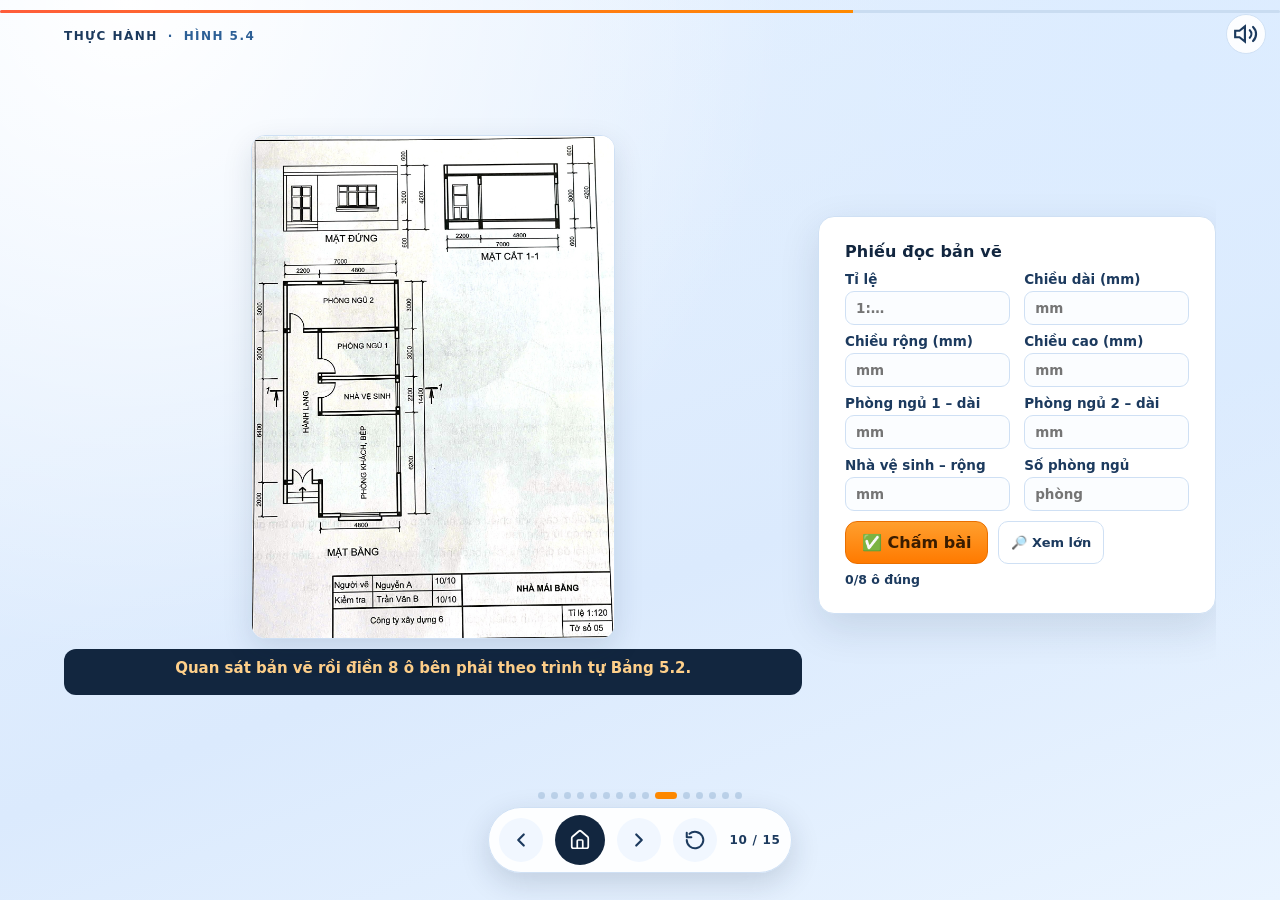
<file: chang-5.html>
<!doctype html><html lang="vi"><head><meta charset="utf-8">
<meta http-equiv="refresh" content="0;url=bai-hoc.html#s10">
<title>Chuyển trang…</title><script>location.replace('bai-hoc.html#s10')</script>
</head><body style="font-family:system-ui;padding:24px"><p>Trang này đã gộp vào bài học dạng slide.
<a href="bai-hoc.html#s10">Chuyển đến slide 10</a>.</p></body></html>
</file>
<file: assets/css/lesson.css>
/* ===== Bài 5 – Bản vẽ nhà · giao diện dùng chung ===== */
:root{
  --ln-bg:#e9f3ff; --ln-ink:#12263f; --ln-navy:#1c3a5e; --ln-card:#fffbe8;
  --ln-acc:#ff8a00; --ln-acc2:#ff5d3b; --ln-line:#cfe0f4; --ln-ok:#1f9d55; --ln-bad:#d64545;
  --ln-radius:16px; --ln-shadow:0 8px 24px rgba(16,38,63,.12);
}
.ln-page{
  margin:0; min-height:100vh; color:var(--ln-ink); background:
    radial-gradient(circle at 12% 0%, #ffffff 0, transparent 42%),
    radial-gradient(circle at 88% 12%, #dcecff 0, transparent 40%),
    linear-gradient(160deg,var(--ln-bg),#dbeafd 60%,#eaf4ff);
  font-family:system-ui,"Segoe UI",Roboto,Arial,sans-serif;
  -webkit-font-smoothing:antialiased;
}
.ln-page *{box-sizing:border-box}
.ln-wrap{max-width:1060px;margin:0 auto;padding:0 16px 72px}
.ln-top{padding:26px 0 10px}
.ln-kicker{display:inline-flex;gap:8px;align-items:center;font-size:12px;font-weight:800;letter-spacing:.14em;
  text-transform:uppercase;color:#2c5f96;background:#fff;border:1px solid var(--ln-line);border-radius:999px;padding:6px 12px}
.ln-h1{font-size:clamp(26px,4.6vw,42px);line-height:1.08;margin:14px 0 8px;font-weight:900;letter-spacing:-.01em}
.ln-h1 em{font-style:normal;color:var(--ln-acc2)}
.ln-lead{font-size:clamp(15px,2vw,18px);line-height:1.55;color:#2a4560;max-width:64ch;margin:0 0 18px}

.ln-card{background:var(--ln-card);border:1px solid #f0e2b8;border-radius:var(--ln-radius);
  box-shadow:var(--ln-shadow);padding:18px}
.ln-card.plain{background:#fff;border-color:var(--ln-line)}
.ln-grid{display:grid;gap:14px}
@media(min-width:760px){.ln-grid.two{grid-template-columns:1fr 1fr}.ln-grid.three{grid-template-columns:repeat(3,1fr)}}

.ln-mission{display:flex;gap:14px;align-items:flex-start;background:#12263f;color:#eaf4ff;border-radius:var(--ln-radius);
  padding:16px 18px;box-shadow:var(--ln-shadow);position:relative;overflow:hidden}
.ln-mission:before{content:"";position:absolute;inset:-40% -10% auto auto;width:280px;height:280px;
  background:radial-gradient(circle,rgba(255,138,0,.35),transparent 65%)}
.ln-mission .who{font-size:34px;line-height:1}
.ln-mission p{margin:0;font-size:15px;line-height:1.55}
.ln-mission b{color:#ffd08a}

.ln-btn{display:inline-flex;align-items:center;gap:8px;border:0;cursor:pointer;font:inherit;font-weight:800;
  padding:12px 18px;border-radius:12px;background:#fff;color:var(--ln-navy);border:1px solid var(--ln-line);
  text-decoration:none;transition:transform .12s ease,box-shadow .12s ease}
.ln-btn:hover{transform:translateY(-1px);box-shadow:0 6px 16px rgba(16,38,63,.14)}
.ln-btn:active{transform:translateY(0)}
.ln-btn.primary{background:linear-gradient(180deg,#ff9f2e,#ff7a00);color:#3a1c00;border-color:#e96f00}
.ln-btn.ghost{background:transparent}
.ln-btn.sm{padding:8px 12px;font-size:13px;border-radius:10px}

/* thanh điều hướng nổi */
#ln-bar{position:fixed;z-index:2147483000;top:calc(env(safe-area-inset-top,0px) + 8px);right:8px;left:auto;
  display:flex;gap:6px;align-items:center;justify-content:flex-end;max-width:calc(100vw - 16px);font:600 12px/1 system-ui,"Segoe UI",Roboto,Arial,sans-serif}
#ln-bar a,#ln-bar button{flex:0 0 auto;display:inline-flex;align-items:center;gap:6px;height:34px;padding:0 11px;border-radius:999px;
  background:rgba(255,255,255,.92);color:#12263f;border:1px solid rgba(18,38,63,.18);text-decoration:none;
  backdrop-filter:blur(6px);cursor:pointer;font:inherit;box-shadow:0 2px 8px rgba(16,38,63,.16)}
#ln-bar a:hover,#ln-bar button:hover{background:#fff}
#ln-bar .dots{display:flex;gap:4px;align-items:center;background:rgba(255,255,255,.92);border:1px solid rgba(18,38,63,.18);
  height:34px;padding:0 10px;border-radius:999px;box-shadow:0 2px 8px rgba(16,38,63,.16)}
#ln-bar .dots i{width:7px;height:7px;border-radius:50%;background:#c9d8ea;display:block}
#ln-bar .dots i.on{background:#2e75b6}
#ln-bar .dots i.done{background:#1f9d55}
@media(max-width:900px){#ln-bar .label{display:none}}
@media(max-width:620px){#ln-bar .dots{display:none}}

/* 5 chặng */
.ln-chang{display:grid;gap:12px}
.ln-chang a{display:grid;grid-template-columns:52px 1fr auto;gap:14px;align-items:center;text-decoration:none;
  color:inherit;background:#fff;border:1px solid var(--ln-line);border-radius:14px;padding:14px 16px;
  transition:transform .12s ease,box-shadow .12s ease,border-color .12s ease}
.ln-chang a:hover{transform:translateX(2px);border-color:#9ec4ea;box-shadow:0 8px 20px rgba(16,38,63,.12)}
.ln-num{width:52px;height:52px;border-radius:14px;display:grid;place-items:center;font-weight:900;font-size:20px;
  background:#eaf3ff;color:#2e75b6;border:1px solid #cfe0f4}
.ln-chang a.done .ln-num{background:#e7f7ee;color:#177a44;border-color:#bfe6cf}
.ln-chang b{display:block;font-size:16px;margin-bottom:2px}
.ln-chang small{color:#5b7590;font-size:13px;line-height:1.4;display:block}
.ln-time{font-size:12px;font-weight:800;color:#ff7a00;background:#fff3e2;border:1px solid #ffd7a8;border-radius:999px;padding:5px 9px;white-space:nowrap}

/* video */
.ln-video{position:relative;padding-top:56.25%;border-radius:14px;overflow:hidden;background:#0b1626;border:1px solid #12263f}
.ln-video iframe{position:absolute;inset:0;width:100%;height:100%;border:0}
.ln-cap{font-size:12.5px;color:#5b7590;margin:8px 0 0}
.ln-video-wrap{margin:16px 0}

/* bước đọc */
.ln-steps{display:grid;gap:10px}
@media(min-width:820px){.ln-steps{grid-template-columns:repeat(4,1fr)}}
.ln-step{text-align:left;background:#fff;border:1px solid var(--ln-line);border-radius:14px;padding:14px;cursor:pointer;
  font:inherit;color:inherit;transition:border-color .12s,box-shadow .12s,transform .12s}
.ln-step:hover{transform:translateY(-1px);box-shadow:0 8px 18px rgba(16,38,63,.1)}
.ln-step.active{border-color:#ff8a00;box-shadow:0 0 0 3px rgba(255,138,0,.18)}
.ln-step .n{font-size:12px;font-weight:900;color:#ff7a00;letter-spacing:.08em}
.ln-step b{display:block;margin:6px 0 4px;font-size:15px}
.ln-step span{font-size:13px;color:#5b7590;line-height:1.45;display:block}

/* bảng đọc bản vẽ */
.ln-read{width:100%;border-collapse:separate;border-spacing:0;background:#fff;border:1px solid var(--ln-line);border-radius:14px;overflow:hidden;font-size:14px}
.ln-read th,.ln-read td{padding:11px 12px;text-align:left;vertical-align:top;border-bottom:1px solid #e8f0fa}
.ln-read th{background:#12263f;color:#fff;font-size:12.5px;letter-spacing:.04em;text-transform:uppercase}
.ln-read tr:last-child td{border-bottom:0}
.ln-read td:first-child{font-weight:800;width:150px;color:#1c3a5e}
.ln-read input{width:100%;font:inherit;padding:8px 10px;border:1px solid #cfe0f4;border-radius:9px;background:#fbfdff}
.ln-read input:focus{outline:2px solid #ffb066;outline-offset:1px}
.ln-read input.ok{border-color:#8fd6ac;background:#f1fbf4}
.ln-read input.bad{border-color:#f0b4b4;background:#fff6f6}
.ln-read .hint{display:block;font-size:12px;color:#8a6a2f;margin-top:4px;font-weight:600}

.ln-check{display:flex;flex-wrap:wrap;gap:10px;align-items:center;margin-top:14px}
.ln-score{font-weight:900;font-size:15px;color:#1c3a5e}
.ln-score.good{color:var(--ln-ok)}
.ln-score.bad{color:var(--ln-bad)}
.ln-toast{margin-top:12px;padding:12px 14px;border-radius:12px;font-size:14px;line-height:1.5;display:none}
.ln-toast.show{display:block}
.ln-toast.ok{background:#e7f7ee;border:1px solid #bfe6cf;color:#11603a}
.ln-toast.bad{background:#fff1f1;border:1px solid #f3c9c9;color:#8f2a2a}

/* footer */
.ln-foot{margin-top:34px;padding-top:16px;border-top:1px dashed #b9d3ee;font-size:12.5px;color:#5b7590;line-height:1.6}
.ln-foot a{color:#2e75b6}

/* modal SGK */
.ln-modal{position:fixed;inset:0;z-index:2147483001;background:rgba(8,18,32,.86);display:none;padding:24px;overflow:auto}
.ln-modal.open{display:grid;place-items:center}
.ln-modal img{max-width:min(960px,94vw);max-height:88vh;border-radius:10px;background:#fff;box-shadow:0 20px 60px rgba(0,0,0,.5)}
.ln-modal .close{position:fixed;top:14px;right:14px;width:42px;height:42px;border-radius:50%;border:0;background:#fff;font-size:22px;cursor:pointer}

/* màn hình nhỏ */
@media(max-width:560px){
  .ln-read td:first-child{width:104px;font-size:13px}
  .ln-chang a{grid-template-columns:44px 1fr;row-gap:6px}
  .ln-time{grid-column:1/-1;justify-self:start}
}
@media(prefers-reduced-motion:reduce){*{transition:none!important}}

/* trang cu (game 3D/2D) co HUD rieng: ha thanh xuong duoi header cua ho */
body:not(.ln-page) #ln-bar{top:calc(env(safe-area-inset-top,0px) + 56px)}
body:not(.ln-page) #ln-bar .label{display:none}
body:not(.ln-page) #ln-bar #ln-sound{display:none}

/* thanh quay lai tren cac trang hoat dong (game) */
#ln-back{position:fixed;top:calc(env(safe-area-inset-top,0px) + 8px);left:50%;transform:translateX(-50%);z-index:2147483000;display:flex;gap:8px;max-width:calc(100vw - 16px)}
#ln-back a{display:inline-flex;align-items:center;gap:7px;height:42px;padding:0 16px;border-radius:999px;text-decoration:none;font:800 14px/1 system-ui,"Segoe UI",Roboto,Arial,sans-serif;box-shadow:0 8px 22px rgba(10,25,45,.32);white-space:nowrap}
#ln-back a.bk{background:#fff;color:#12263f;border:1px solid rgba(18,38,63,.16)}
#ln-back a.hm{padding:0 14px;background:#ff8a00;color:#3a1c00}
#ln-back a:hover{filter:brightness(.97)}
</file>
<file: assets/css/slides.css>
/* ===== Bài 5 – Bản vẽ nhà · slide deck ===== */
:root{
  --bg:#e9f3ff;--ink:#12263f;--navy:#1c3a5e;--card:#ffffff;--cream:#fffbe8;
  --acc:#ff8a00;--acc2:#ff5d3b;--line:#cfe0f4;--mute:#5b7590;--ok:#1f9d55;--bad:#d64545;
}
*{box-sizing:border-box}
html,body{height:100%;margin:0;overflow:hidden}
body{
  font-family:system-ui,"Segoe UI",Roboto,Arial,sans-serif;color:var(--ink);
  background:radial-gradient(circle at 10% 0,#fff 0,transparent 45%),
             radial-gradient(circle at 92% 8%,#dcecff 0,transparent 42%),
             linear-gradient(160deg,var(--bg),#dbeafd 60%,#eaf4ff);
}
.deck{position:fixed;inset:0}
.slide{
  position:absolute;inset:0;display:grid;grid-template-rows:auto 1fr auto;
  padding:clamp(16px,3.2vh,34px) clamp(18px,5vw,72px) clamp(84px,13vh,120px);
  opacity:0;visibility:hidden;transform:translateX(24px);
  transition:opacity .28s ease,transform .28s ease,visibility .28s;
}
.slide.active{opacity:1;visibility:visible;transform:none}
.slide.prev{transform:translateX(-24px)}

/* top bar */
.top{display:flex;align-items:center;gap:14px;font-size:12px;font-weight:800;letter-spacing:.12em;
  text-transform:uppercase;color:#2c5f96}
.top .crumb{display:flex;gap:10px;align-items:center;min-width:0}
.top .crumb b{color:var(--navy);font-weight:900;white-space:nowrap;overflow:hidden;text-overflow:ellipsis}
.top .spacer{flex:1}
.pbar{height:3px;border-radius:99px;background:#c9dcf1;overflow:hidden;margin-top:10px}
.pbar i{display:block;height:100%;width:0;background:linear-gradient(90deg,var(--acc2),var(--acc));transition:width .3s}

/* body: 2 cột 38/62 */
.body{display:grid;grid-template-columns:38fr 62fr;gap:clamp(18px,3vw,40px);align-items:center;min-height:0;
  overflow:auto;overscroll-behavior:contain;scrollbar-width:none;-ms-overflow-style:none}
.body::-webkit-scrollbar{display:none}
.slide.flip .body{grid-template-columns:62fr 38fr}
.slide.flip .left{order:2}
.left{display:flex;flex-direction:column;justify-content:center;max-height:100%}
.label{font-size:12px;font-weight:900;letter-spacing:.14em;text-transform:uppercase;color:var(--acc2);margin-bottom:8px}
h1.title{font-size:clamp(28px,4.4vw,54px);line-height:1.04;margin:0 0 12px;font-weight:900;letter-spacing:-.02em}
h2.title{font-size:clamp(26px,3.8vw,44px);line-height:1.06;margin:0 0 12px;font-weight:900;letter-spacing:-.015em}
h2.title em,h1.title em{font-style:normal;color:var(--acc2)}
.lead{font-size:clamp(15px,1.6vw,19px);line-height:1.55;color:#2a4560;margin:0 0 14px;max-width:46ch}
.points{list-style:none;margin:0;padding:0;display:grid;gap:10px}
.points li{display:flex;gap:10px;align-items:flex-start;font-size:clamp(14px,1.4vw,17px);line-height:1.45}
.points li b{font-weight:800}
.dot{flex:0 0 auto;width:22px;height:22px;border-radius:7px;background:#e6f0fd;color:#2e75b6;
  display:grid;place-items:center;font-size:12px;font-weight:900;margin-top:2px}

/* panel phải */
.panel{background:var(--card);border:1px solid var(--line);border-radius:18px;padding:clamp(14px,2vw,26px);
  box-shadow:0 14px 40px rgba(16,38,63,.12);max-height:100%;overflow:auto}
.panel.cream{background:var(--cream);border-color:#f0e2b8}
.panel h3{margin:0 0 10px;font-size:16px;letter-spacing:.02em}
.panel .cap{font-size:12.5px;color:var(--mute);margin:8px 0 0}

/* 1. bìa */
.cover{display:flex;flex-direction:column;justify-content:center;gap:6px}
.cover .meta{display:flex;gap:18px;flex-wrap:wrap;font-size:13.5px;color:var(--mute);margin-top:6px}
.cover .meta b{color:var(--navy)}
.house-hero{display:grid;place-items:center;height:100%}
.house-hero svg{width:min(52vh,430px);height:auto;color:#2e75b6;opacity:.9}
.house-hero svg .roof{color:var(--acc2)}

/* kí hiệu */
.syms{display:grid;grid-template-columns:1fr 1fr;gap:10px}
.sym{display:flex;gap:10px;align-items:center;background:#f6faff;border:1px solid #e2eefb;border-radius:12px;padding:10px 12px;font-size:14px}
.sym i{width:26px;height:26px;border-radius:8px;background:#12263f;color:#fff;display:grid;place-items:center;font-style:normal;font-weight:800;font-size:12px}

/* steps */
.steps{display:grid;gap:9px}
.step{display:grid;grid-template-columns:34px 1fr;gap:10px;align-items:start;background:#f6faff;
  border:1px solid #e2eefb;border-radius:12px;padding:10px 12px;font-size:14px;line-height:1.45}
.step .n{width:30px;height:30px;border-radius:9px;background:var(--acc);color:#3a1c00;display:grid;place-items:center;font-weight:900}
.step b{display:block;font-size:14.5px}

/* bảng */
table.tb{width:100%;border-collapse:separate;border-spacing:0;font-size:13.5px;background:#fff;
  border:1px solid var(--line);border-radius:12px;overflow:hidden}
table.tb th,table.tb td{padding:9px 10px;text-align:left;border-bottom:1px solid #e8f0fa;vertical-align:top}
table.tb th{background:#12263f;color:#fff;font-size:11.5px;letter-spacing:.05em;text-transform:uppercase}
table.tb tr:last-child td{border-bottom:0}
table.tb td:first-child{font-weight:800;color:var(--navy);width:34%}

/* video */
.vids{display:grid;grid-template-columns:1fr 1fr;gap:14px}
.vid{background:#0b1626;border-radius:14px;overflow:hidden;border:1px solid #12263f}
.vid .frame{position:relative;padding-top:56.25%}
.vid iframe{position:absolute;inset:0;width:100%;height:100%;border:0}
.vid .cap{background:#fff;padding:9px 11px;font-size:12.5px;color:#33475f;line-height:1.4}
.vid .cap b{display:block;color:var(--navy);font-size:13px}
.vid .cap span{color:var(--mute)}

/* buttons */
.btn{display:inline-flex;align-items:center;gap:8px;border:0;cursor:pointer;font:inherit;font-weight:800;
  padding:11px 16px;border-radius:12px;background:#fff;color:var(--navy);border:1px solid var(--line);text-decoration:none}
.btn.primary{background:linear-gradient(180deg,#ff9f2e,#ff7a00);color:#3a1c00;border-color:#e96f00}
.btn.sm{padding:8px 12px;font-size:13px;border-radius:10px}
.btn:hover{transform:translateY(-1px)}
.row{display:flex;gap:10px;flex-wrap:wrap;margin-top:14px}

/* quiz nhanh */
.qz{display:grid;gap:10px}
.qz .q{font-size:14.5px;font-weight:700;line-height:1.4}
.opts{display:flex;gap:8px;flex-wrap:wrap}
.opt{border:1px solid var(--line);background:#fff;border-radius:10px;padding:9px 12px;cursor:pointer;font:inherit;font-size:13.5px}
.opt.ok{background:#e7f7ee;border-color:#8fd6ac;color:#11603a;font-weight:700}
.opt.bad{background:#fff1f1;border-color:#f0b4b4;color:#8f2a2a}
.fb{font-size:13px;color:var(--mute);min-height:18px}

/* điền đáp án */
.fill{display:grid;grid-template-columns:1fr 1fr;gap:8px 14px;font-size:13.5px}
.fill label{display:grid;gap:4px;font-weight:700;color:var(--navy)}
.fill input{font:inherit;font-size:13.5px;padding:8px 10px;border:1px solid #cfe0f4;border-radius:9px;background:#fbfdff;width:100%}
.fill input.ok{border-color:#8fd6ac;background:#f1fbf4}
.fill input.bad{border-color:#f0b4b4;background:#fff6f6}

/* nav đáy */
.nav{position:fixed;left:50%;bottom:clamp(14px,3vh,28px);transform:translateX(-50%);
  display:flex;flex-direction:column;align-items:center;gap:8px;z-index:50;transition:opacity .3s}
.nav.hide{opacity:0;pointer-events:none}
.dots{display:flex;gap:6px}
.dots i{width:7px;height:7px;border-radius:99px;background:#bcd2ea;transition:all .25s}
.dots i.on{width:22px;background:var(--acc)}
.ctrl{display:flex;align-items:center;gap:12px;background:rgba(255,255,255,.92);border:1px solid var(--line);
  border-radius:999px;padding:7px 10px;box-shadow:0 10px 30px rgba(16,38,63,.16);backdrop-filter:blur(8px)}
.ctrl button{width:44px;height:44px;border-radius:50%;border:0;background:#f1f7ff;color:var(--navy);
  display:grid;place-items:center;cursor:pointer}
.ctrl button:hover{background:#e3efff}
.ctrl button:disabled{opacity:.3;cursor:default}
.ctrl .home{width:50px;height:50px;background:#12263f;color:#fff}
.ctrl .home:hover{background:#1c3a5e}
.ctrl svg{width:22px;height:22px}
.count{font-size:12px;font-weight:800;color:var(--navy);letter-spacing:.06em;min-width:52px;text-align:center}
#sound{position:fixed;top:14px;right:14px;z-index:60;width:40px;height:40px;border-radius:50%;
  border:1px solid var(--line);background:rgba(255,255,255,.9);display:grid;place-items:center;cursor:pointer;color:var(--navy)}

/* menu mục lục */
.menu{position:fixed;inset:0;z-index:80;background:rgba(10,22,38,.72);backdrop-filter:blur(6px);
  display:none;padding:5vh 5vw;overflow:auto}
.menu.open{display:block}
.menu .box{max-width:760px;margin:0 auto;background:#fff;border-radius:18px;padding:22px}
.menu h3{margin:0 0 12px;font-size:18px}
.menu ol{margin:0;padding:0;list-style:none;display:grid;gap:6px}
.menu button{width:100%;text-align:left;background:#f6faff;border:1px solid #e2eefb;border-radius:10px;
  padding:10px 12px;font:inherit;font-size:14px;cursor:pointer;display:flex;gap:10px}
.menu button:hover{background:#e9f3ff}
.menu button.now{border-color:var(--acc);background:#fff6e9}
.menu button i{font-style:normal;font-weight:900;color:#2e75b6;min-width:26px}

/* responsive */
@media(max-width:860px){
  .body,.slide.flip .body{grid-template-columns:1fr;gap:14px;align-items:start;overflow:auto}
  .slide.flip .left{order:0}
  .slide{padding:16px 18px 92px;overflow:hidden}
  .title{font-size:clamp(22px,6.5vw,32px)}
  h2.title{font-size:clamp(21px,5.8vw,30px)}
  .lead{font-size:14.5px;margin-bottom:8px}
  .points li{font-size:13.5px}
  .panel{padding:14px;max-height:none}
  .syms{grid-template-columns:1fr}
  .vids{grid-template-columns:1fr}
  .fill{grid-template-columns:1fr}
  .house-hero{display:none}
  .dots{display:none}
  .ctrl button{width:40px;height:40px}
  .ctrl .home{width:44px;height:44px}
}
@media(max-height:560px){.slide{padding-bottom:78px}.nav{bottom:8px}.dots{display:none}}
@media(prefers-reduced-motion:reduce){.slide{transition:none}}

/* hotspot tren ban ve */
.figbox{position:relative;border-radius:14px;overflow:hidden;border:1px solid var(--line);background:#fff;box-shadow:0 10px 30px rgba(16,38,63,.12)}
.figbox img{width:100%;max-height:36vh;object-fit:contain;display:block;margin:0 auto;background:#fff}
.figbox .mark{position:absolute;transform:translate(-50%,-50%);width:30px;height:30px;border-radius:50%;
  background:#12263f;color:#fff;border:2px solid #fff;font-weight:900;font-size:13px;cursor:pointer;display:grid;place-items:center;box-shadow:0 2px 8px rgba(0,0,0,.4)}
.figbox .mark.on{background:#1f9d55}
.figbox .mark.glow{animation:mkpulse 1.4s infinite}
@keyframes mkpulse{0%,100%{box-shadow:0 0 0 0 rgba(255,138,0,.6)}50%{box-shadow:0 0 0 9px rgba(255,138,0,0)}}
.qask{background:#12263f;color:#fff;border-radius:12px;padding:12px 14px;font-size:14px;margin-top:10px;min-height:60px}
.qask b{color:#ffd08a}
.qask .opts{display:flex;gap:8px;flex-wrap:wrap;margin-top:8px}
.qask .opt{border:1px solid #40608a;background:transparent;color:#fff;border-radius:9px;padding:7px 11px;cursor:pointer;font:inherit;font-size:13px}
.qask .opt.ok{background:#1f9d55;border-color:#1f9d55;font-weight:700}
.qask .opt.bad{background:#a33;border-color:#a33}
/* keo tha 3 cot */
.dnd{display:grid;grid-template-columns:1.05fr 1fr;gap:14px;align-items:start;min-height:0}
.chips{display:grid;gap:8px}
.chip{background:#fff;border:1px solid var(--line);border-radius:11px;padding:10px 12px;font-size:14px;font-weight:700;cursor:grab;text-align:left}
.chip.sel{outline:3px solid var(--acc);outline-offset:1px}
.chip.done{opacity:.4;pointer-events:none}
.cols{display:grid;grid-template-columns:repeat(3,1fr);gap:10px}
.col{background:#f6faff;border:1px dashed #9ec4ea;border-radius:12px;min-height:210px;padding:10px;display:flex;flex-direction:column;gap:6px}
.col h4{margin:0 0 4px;font-size:12px;letter-spacing:.04em;text-transform:uppercase;color:var(--navy)}
.col .drop{font-size:12.5px;background:#fff;border:1px solid var(--line);border-radius:8px;padding:6px 8px;font-weight:700}
.col.over{border-color:var(--acc);background:#fff6e9}
@media(max-width:860px){.dnd{grid-template-columns:1fr}.cols{grid-template-columns:1fr}.col{min-height:auto}}

.figbox.hot{display:block;width:max-content;max-width:100%;margin:0 auto}
.figbox.hot img{display:block;width:auto;height:auto;max-width:100%;max-height:46vh}
</file>
<file: assets/css/extra.css>
/* ===== Bổ sung: lightbox, nhấp nháy, kẻ viền, thẻ tim ===== */
#lb{position:fixed;inset:0;z-index:99999;display:none;place-items:center;background:rgba(6,14,26,.92);padding:24px}
#lb.open{display:grid}
#lb img{max-width:94vw;max-height:86vh;border-radius:10px;background:#fff;box-shadow:0 20px 60px rgba(0,0,0,.6)}
#lb .x{position:fixed;top:14px;right:14px;width:64px;height:64px;border-radius:50%;border:0;background:#fff;color:#12263f;
  font-size:34px;font-weight:900;line-height:1;cursor:pointer;box-shadow:0 8px 24px rgba(0,0,0,.4)}
#lb .x:hover{background:#ffe9c9}
.zoomable{cursor:zoom-in}

/* nhấp nháy nút điều hướng */
@keyframes blinkN{0%,100%{transform:scale(1);box-shadow:0 0 0 0 rgba(255,138,0,.7)}50%{transform:scale(1.12);box-shadow:0 0 0 12px rgba(255,138,0,0)}}
.ctrl button.blink{animation:blinkN 1.1s ease-in-out 3;background:#fff3e2;color:#b35300}

/* phập phồng đối tượng được nhấn mạnh */
@keyframes pulseH{0%,100%{transform:scale(1);filter:brightness(1)}50%{transform:scale(1.035);filter:brightness(1.12)}}
.pulse{animation:pulseH 1.05s ease-in-out 3}
.sym.pulse{animation:pulseH 1.05s ease-in-out 2;background:#fff3e2;border-color:#ffb066}
.step.pulse{animation:pulseH 1.05s ease-in-out 2;background:#fff3e2;border-color:#ffb066}

/* vùng kẻ viền trong suốt trên hình */
.region{position:absolute;border:3px solid #ff5d3b;background:rgba(255,93,59,.14);border-radius:10px;cursor:pointer;
  transition:background .2s,border-color .2s;padding:0}
.region:hover{background:rgba(255,93,59,.26)}
.region.on{background:rgba(255,93,59,.34);border-color:#ff2d00;box-shadow:0 0 0 4px rgba(255,93,59,.25)}
.region .tag{position:absolute;left:0;top:-30px;background:#ff5d3b;color:#fff;font-size:12px;font-weight:800;
  padding:3px 8px;border-radius:8px;white-space:nowrap}
.region.blue{border-color:#2e75b6;background:rgba(46,117,182,.14)}
.region.blue:hover,.region.blue.on{background:rgba(46,117,182,.28);border-color:#1c5a96}
.region.blue .tag{background:#2e75b6}

/* thẻ thả tim */
.hcards{display:grid;gap:12px}
.hcard{position:relative;text-align:left;background:#fff;border:2px solid var(--line);border-radius:14px;padding:14px 52px 14px 16px;
  font:inherit;cursor:pointer;transition:transform .15s,border-color .2s}
.hcard:hover{transform:translateY(-2px)}
.hcard b{display:block;font-size:15px;margin-bottom:2px}
.hcard span{font-size:13px;color:#5b7590}
.hcard .heart{position:absolute;right:12px;top:50%;transform:translateY(-50%);font-size:24px;opacity:.25;transition:all .2s}
.hcard.got{border-color:#ff9fb0;background:#fff5f7}
.hcard.got .heart{opacity:1;transform:translateY(-50%) scale(1.15)}
.hcard.got::after{content:"✓ đã thả tim";position:absolute;right:12px;bottom:8px;font-size:11px;font-weight:800;color:#c2255c}
.hcard.got .heart{top:38%}

/* confetti + rung */
#fx{position:fixed;inset:0;pointer-events:none;z-index:99998}
@keyframes shakeX{0%,100%{transform:translateX(0)}25%{transform:translateX(-6px)}75%{transform:translateX(6px)}}
.shake{animation:shakeX .3s 2}

/* ảnh bìa */
.cover-fig{display:block;border:1px solid var(--line);border-radius:16px;background:#fff;padding:10px;box-shadow:0 14px 40px rgba(16,38,63,.16);max-height:56vh;margin:0 auto}
.cover-fig img{display:block;width:100%;max-height:52vh;object-fit:contain;border-radius:10px}

/* thanh thoại */
.saybar{display:flex;gap:8px;flex-wrap:wrap;align-items:center;margin-top:10px}
@media(max-width:860px){#lb .x{width:52px;height:52px;font-size:28px}.region .tag{font-size:10px;top:-24px}}

/* ===== Tuyệt đối không cuộn trên desktop ===== */
@media (min-width:861px){
  .body, .panel{overflow:hidden !important}
  .slide{overflow:hidden}
}
.figbox.hot img{max-height:40vh}
.qask{padding:9px 12px;font-size:13px;line-height:1.4;margin-top:8px}
.qask .opts{margin-top:6px}
.steps.compact{grid-template-columns:1fr 1fr;gap:8px}
.steps.compact .step{padding:8px 10px;font-size:12.5px}
.steps.compact .step .n{width:26px;height:26px;font-size:12px}
.qz.two{display:grid;grid-template-columns:1fr 1fr;gap:8px 16px}
.qz.two .q{font-size:12.5px;line-height:1.35}
.qz.two .opt{font-size:11.5px;padding:5px 8px;border-radius:8px}
.qz.two .fb{font-size:11px;line-height:1.3}
.legend{list-style:none;margin:6px 0 0;padding:0;display:grid;gap:5px;font-size:13px;line-height:1.35}
.legend li{display:flex;gap:8px;align-items:flex-start}
.legend .k{flex:0 0 auto;width:20px;height:20px;border-radius:6px;background:#eaf3ff;color:#2e75b6;
  display:grid;place-items:center;font-size:11px;font-weight:900}

.figbox.tight img{max-height:28vh}

/* ===== Slide bố cục toàn màn hình: tiêu đề trên – hình giữa – chú thích dưới ===== */
.slide.full .body{display:flex;flex-direction:column;align-items:center;gap:8px;overflow:hidden}
.slide.full .head{width:100%;text-align:center}
.slide.full .head h2.title{font-size:clamp(20px,2.5vw,30px);margin:0 0 2px}
.slide.full .head .label{margin-bottom:2px}
.slide.full .figbox{max-height:56vh;margin:0 auto;width:max-content;max-width:100%}
.slide.full .figbox img{max-height:56vh;width:auto;max-width:100%}
.slide.full .qask{width:100%;max-width:940px;text-align:center;margin-top:2px}
.slide.full .qask .opts{justify-content:center}
@media(max-width:860px){.slide.full .figbox{max-height:44vh}.slide.full .figbox img{max-height:44vh}}

/* ===== Tổng kết: 5 điều + tự đánh giá ===== */
.points.five{grid-template-columns:repeat(5,1fr);gap:8px;width:100%;max-width:1020px}
.points.five li{display:block;background:#fff;border:1px solid var(--line);border-radius:11px;padding:8px 10px;font-size:12.5px;line-height:1.35}
.points.five li .dot{margin-bottom:4px}
.rubric{width:100%;max-width:1020px;background:#fff;border:1px solid var(--line);border-radius:12px;padding:10px 12px;display:grid;gap:6px;text-align:left}
.rb{display:grid;grid-template-columns:1fr auto;gap:10px;align-items:center}
.rb>span{font-size:13px;line-height:1.3}
.lvs{display:flex;gap:6px;flex-wrap:wrap}
.lv{font:800 11.5px/1 system-ui,"Segoe UI",Roboto,Arial,sans-serif;padding:7px 9px;border-radius:8px;border:1px solid var(--line);background:#f6faff;color:#12263f;cursor:pointer}
.lv.on{background:#12263f;color:#fff;border-color:#12263f}
.lv[data-v="3"].on{background:#1f9d55;border-color:#1f9d55}
.rbsum{font-size:12.5px;color:#5b7590;margin-top:2px}
@media(max-width:860px){.points.five{grid-template-columns:1fr 1fr}.rb{grid-template-columns:1fr}}

/* ===== Bố cục đa dạng ===== */
/* 1) Lưới thẻ 2x2 (Mục tiêu) */
.slide.stack .body{grid-template-columns:1fr;gap:12px;justify-items:center}
.slide.stack .left{text-align:center;align-items:center}
.slide.stack .panel{width:100%;max-width:1000px}
.slide.stack .points{display:grid;grid-template-columns:1fr 1fr;gap:10px}
.slide.stack .points li{background:#fff;border:1px solid var(--line);border-radius:12px;padding:10px 12px}

/* 2) Trung tâm (Kí hiệu) */
.slide.center .body{grid-template-columns:1fr;gap:10px;justify-items:center}
.slide.center .left{text-align:center;align-items:center}
.slide.center .panel{width:100%;max-width:1040px}
.slide.center .panel .syms{grid-template-columns:repeat(3,1fr)}
.slide.center .figbox{max-width:760px;margin:0 auto}

/* 3) Timeline ngang (Trình tự đọc) */
.slide.timeline .body{grid-template-columns:1fr;gap:10px;justify-items:center}
.slide.timeline .left{text-align:center;align-items:center}
.slide.timeline .panel{width:100%;max-width:1100px}
.slide.timeline .steps{grid-template-columns:repeat(4,1fr)}
.slide.timeline .figbox{max-width:720px;margin:0 auto}
.slide.timeline .figbox img{max-height:24vh}

@media(max-width:860px){
  .slide.stack .points{grid-template-columns:1fr}
  .slide.center .panel .syms{grid-template-columns:1fr}
  .slide.timeline .steps{grid-template-columns:1fr 1fr}
}

.slide.center .figbox img{max-height:22vh}
.slide.center .syms{gap:8px}
.slide.center .sym{padding:8px 10px;font-size:13px}

/* ===== Mục lục gọn gàng ===== */
.menu .box{max-width:820px;padding:20px 22px}
.mhead{display:flex;align-items:center;justify-content:space-between;margin-bottom:12px;gap:12px}
.mhead h3{margin:0;font-size:19px}
.mclose{width:38px;height:38px;border-radius:50%;border:1px solid var(--line);background:#f6faff;
  color:#12263f;font-size:17px;font-weight:900;cursor:pointer;display:grid;place-items:center}
.mclose:hover{background:#ffe9c9}
.menu ol{display:grid;gap:6px}
.menu button{padding:9px 10px;gap:10px;display:flex;align-items:center}
.menu button i{flex:0 0 28px;width:28px;min-width:28px;text-align:center;background:#eaf3ff;color:#2e75b6;
  border-radius:8px;padding:5px 0;font-style:normal;font-weight:900;font-size:12px}
.menu button span{flex:1 1 auto;min-width:0;text-align:left;line-height:1.35;font-size:13.5px;white-space:normal}
.menu button.now i{background:#ff8a00;color:#3a1c00}
@media(min-width:760px){.menu ol{grid-template-columns:1fr 1fr;gap:6px 10px}}
@media(max-width:759px){.menu .box{padding:16px}}

/* Nút X đóng popup: luôn nổi ở góc, không trôi theo nội dung */
.menu .mclose{position:fixed;top:16px;right:16px;width:46px;height:46px;z-index:120;
  background:#fff;border:0;border-radius:50%;font-size:22px;font-weight:900;color:#12263f;
  display:grid;place-items:center;cursor:pointer;box-shadow:0 8px 24px rgba(0,0,0,.35)}
.menu .mclose:hover{background:#ffe9c9}
.menu .box{padding-top:18px}
@media(max-width:600px){.menu .mclose{top:10px;right:10px;width:40px;height:40px;font-size:19px}}

/* ===== Chế độ kéo-thả bố cục ===== */
body.editing .slide .body > *{outline:2px dashed #ff8a00;outline-offset:3px;cursor:grab;position:relative}
body.editing .slide .body > *:hover{outline-color:#ff5d3b}
body.editing .slide .body > *::after{content:"⠿ kéo";position:absolute;top:-16px;left:8px;background:#ff8a00;color:#fff;
  font:900 11px/1 system-ui,"Segoe UI",Roboto,Arial,sans-serif;padding:3px 9px;border-radius:9px;z-index:5}
#edit.act{background:#ff8a00;color:#fff}

/* ===== Chỉnh giao diện kiểu PowerPoint ===== */
.slide .body{position:relative}
.rz{position:absolute;right:-9px;bottom:-9px;width:18px;height:18px;background:#ff8a00;border:2px solid #fff;
  border-radius:50%;cursor:nwse-resize;display:none;z-index:20;box-shadow:0 2px 6px rgba(0,0,0,.3)}
body.editing .rz{display:block}
body.editing .slide .body > *{outline:2px dashed #ff8a00;outline-offset:2px;cursor:move;overflow:hidden;touch-action:none}
body.editing .slide .body > *::after{content:"⠿ kéo · nút cam góc để to/nhỏ";position:absolute;top:-18px;left:8px;
  background:#ff8a00;color:#fff;font:900 11px/1 system-ui,"Segoe UI",Roboto,Arial,sans-serif;padding:3px 9px;border-radius:9px;z-index:21;white-space:nowrap}
#edit.act{background:#ff8a00;color:#fff}

/* chống khuất chữ */
.qask{min-height:auto;padding:9px 12px}
.qask .qt{display:block;font-size:15px;line-height:1.42;word-break:normal}
.legend li span{display:block;min-width:0}

/* ===== polish: bố cục thuyết trình thống nhất ===== */
.slide .body{max-width:1180px;margin:0 auto;width:100%}
.slide .top{margin-bottom:4px;gap:12px}
.slide .panel{border-radius:16px}
.slide .panel h3{letter-spacing:.01em}
.slide .lead{color:#24405e}
.qask{font-size:14px}

/* Trò chơi xếp trình tự */
.game{position:fixed;inset:0;z-index:90;background:rgba(8,16,32,.74);display:none;padding:5vh 5vw}
.game.open{display:grid;place-items:center}
.game .box{background:#fff;border-radius:16px;padding:20px 22px;max-width:640px;width:100%}
.gcap{color:#5b7590;font-size:13.5px;margin:0 0 12px}
.gchips{display:grid;gap:8px}
.gchips button{text-align:left;background:#f6faff;border:2px solid #e2eefb;border-radius:12px;padding:12px 14px;
  font:700 15px/1.2 system-ui,"Segoe UI",Roboto,Arial,sans-serif;cursor:pointer;color:#12263f}
.gchips button.ok{background:#e7f7ee;border-color:#8fd6ac;color:#11603a}
.gchips button.ok::after{content:"  ✔ " attr(data-n);font-weight:900}
.gchips button.no{background:#fff1f1;border-color:#f0b4b4;animation:shakeX .3s 2}
.gmsg{font-size:13.5px;color:#5b7590;margin-top:12px;min-height:18px}

/* Luyện tập: 1 câu to, xuất hiện lần lượt */
.qwrap{width:min(82%,1040px);max-height:100%;margin:0 auto;display:flex;flex-direction:column;justify-content:center;gap:14px}
.qhead{display:flex;align-items:center;justify-content:space-between;font-weight:800;color:#2c5f96;letter-spacing:.06em;font-size:13px;text-transform:uppercase}
.qhead #qnum{color:#12263f;font-size:15px;letter-spacing:.02em}
.qstage{background:#fff;border:1px solid var(--line);border-radius:20px;box-shadow:0 16px 44px rgba(16,38,63,.14);
  padding:clamp(18px,3vw,34px);display:flex;flex-direction:column;gap:16px}
.qtxt{font-size:clamp(20px,2.6vw,32px);font-weight:900;line-height:1.25;color:#12263f}
.qopts{display:grid;gap:12px}
.qopts button{text-align:left;border:0;border-radius:14px;padding:18px 20px;
  font:800 clamp(15px,1.6vw,19px)/1.2 system-ui,"Segoe UI",Roboto,Arial,sans-serif;cursor:pointer;color:#fff;
  box-shadow:0 6px 16px rgba(0,0,0,.18);transition:transform .12s,filter .12s}
.qopts button i{display:inline-flex;align-items:center;justify-content:center;width:26px;height:26px;border-radius:50%;
  background:rgba(255,255,255,.28);margin-right:12px;font-style:normal;font-weight:900;font-size:15px}
.qopts button:nth-child(1){background:#e21b3c}
.qopts button:nth-child(2){background:#1368ce}
.qopts button:nth-child(3){background:#d89e00}
.qopts button:nth-child(4){background:#26890c}
.qopts button:hover{transform:translateY(-2px);filter:brightness(1.06)}
.qopts button.ok{outline:3px solid #fff;box-shadow:0 0 0 7px rgba(31,157,85,.45)}
.qopts button.bad{filter:grayscale(.6) brightness(.82);animation:shakeX .3s 2}
.qexp{font-size:14px;color:#5b7590;min-height:20px;line-height:1.45}
.qfin{font-size:clamp(20px,2.4vw,30px);font-weight:900;text-align:center;color:#12263f;line-height:1.4}

/* slide 10: hình 65% - phiếu 35% */
.split{display:grid;grid-template-columns:65fr 35fr;gap:16px;width:100%;height:100%;align-items:center}
.fig65{display:flex;flex-direction:column;gap:8px;min-width:0;height:100%;justify-content:center}
.fig65 .figbox{width:100%}
.fig65 .figbox img{width:100%;max-height:63vh;object-fit:contain;background:#fff}
.form35{max-height:100%;overflow:hidden}
@media(max-width:860px){.split{grid-template-columns:1fr}.fig65 .figbox img{max-height:40vh}}

/* ===== Slide kéo thả: header nhỏ – trái quan sát 40% – phải phân loại 60% ===== */
.labhead{width:100%;max-width:1180px;margin:0 auto;display:flex;align-items:baseline;gap:12px;flex-wrap:wrap}
.labhead b{font-size:clamp(20px,2.2vw,26px);line-height:1.15;color:#12263f}
.labhead .hint{font-size:13.5px;color:#5b7590}
.lab{display:grid;grid-template-columns:40fr 60fr;gap:16px;width:100%;max-width:1180px;margin:0 auto;flex:1;min-height:0}
.lab-left{display:flex;flex-direction:column;gap:10px;min-height:0}
.lab-left .figbox{flex:0 0 auto}
.lab-left .figbox img{max-height:34vh;width:100%;object-fit:contain;background:#fff}
.lab-left .chips{display:grid;gap:8px;overflow:auto;padding-right:4px}
.lab-right{min-height:0}
.lab-right .cols{height:100%;display:grid;grid-template-columns:repeat(3,1fr);gap:10px}
.lab-right .col{overflow:auto;min-height:0}
.lab-right .col.over{border-color:#ff8a00;background:#fff6e9}
.chip[draggable="true"]{cursor:grab}
.labctrl{display:flex;align-items:center;gap:10px;justify-content:center;width:100%;max-width:1180px;margin:0 auto;flex-wrap:wrap}
@media(max-width:860px){
  .lab{grid-template-columns:1fr;gap:12px}
  .lab-left .figbox img{max-height:32vh}
  .lab-right .cols{grid-template-columns:1fr}
}

.slide.timeline .figbox{display:none}
.slide.timeline .panel{max-height:100%}
</file>
